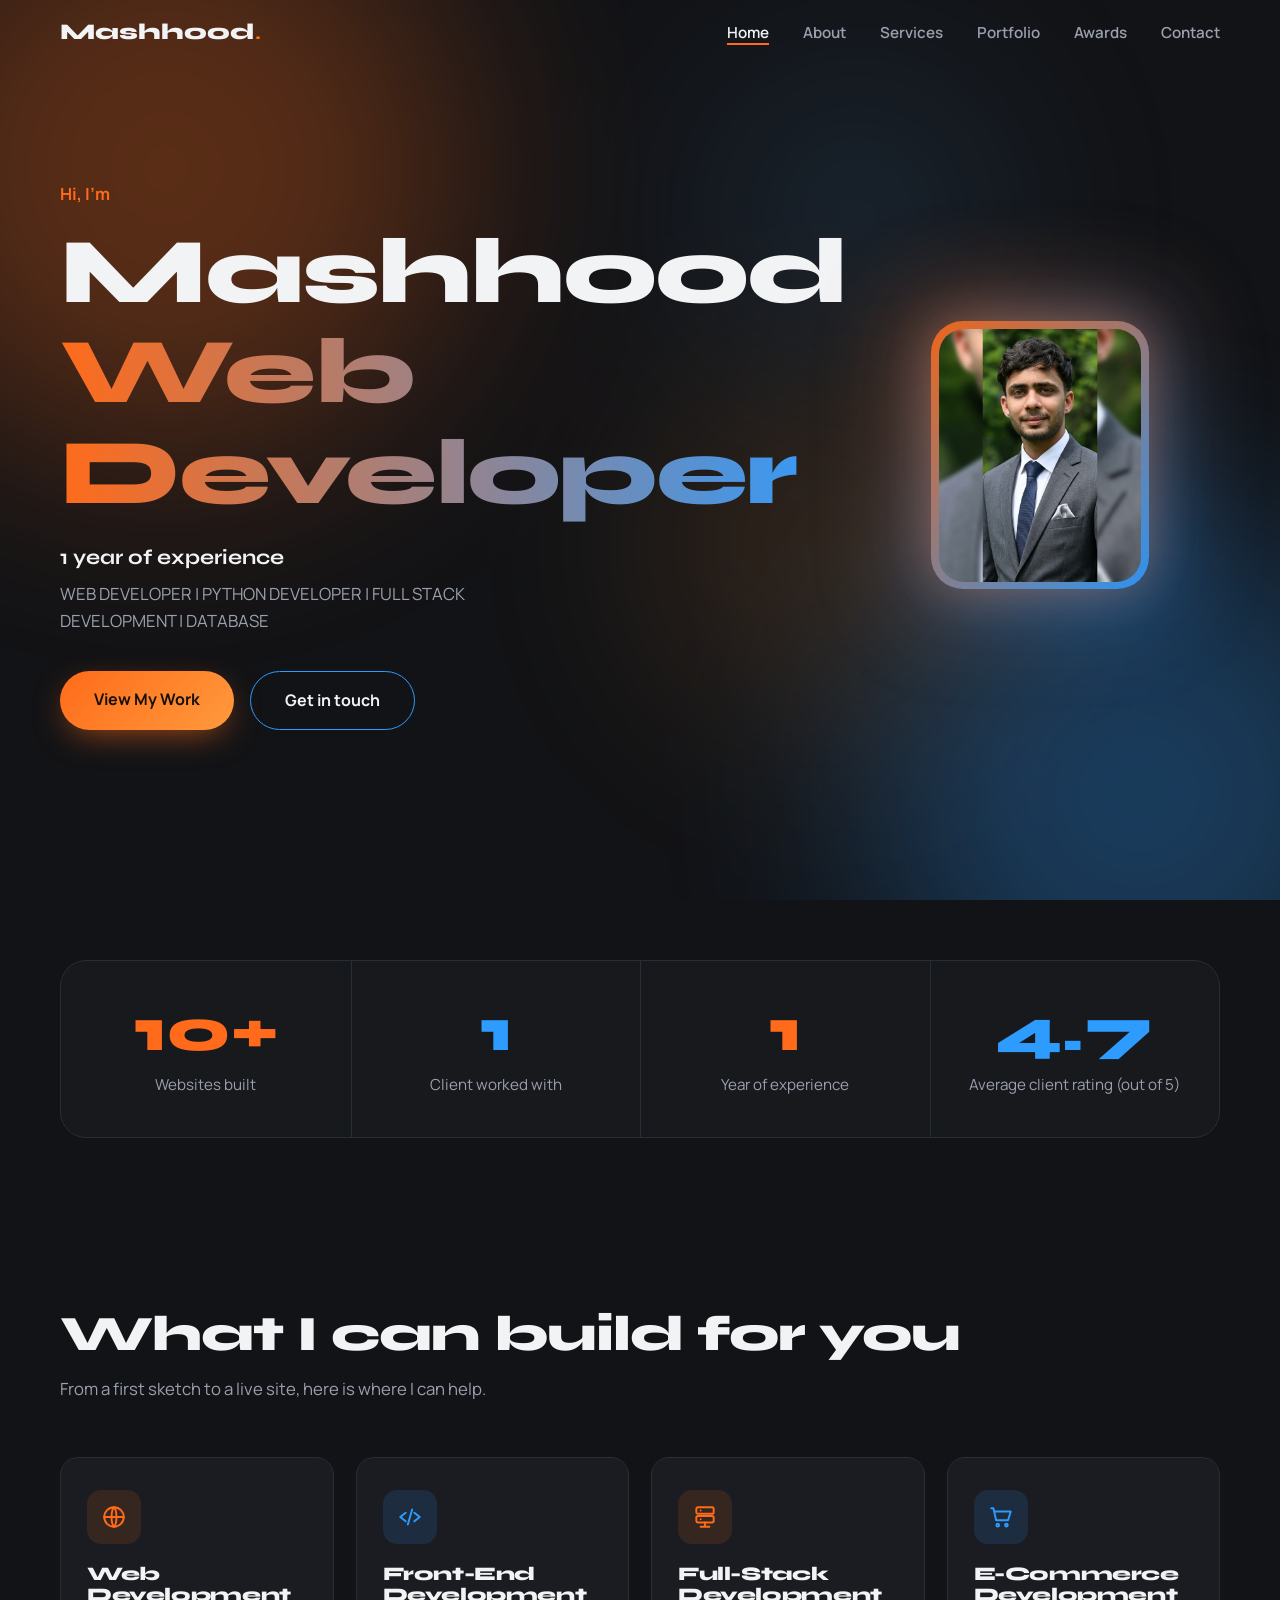
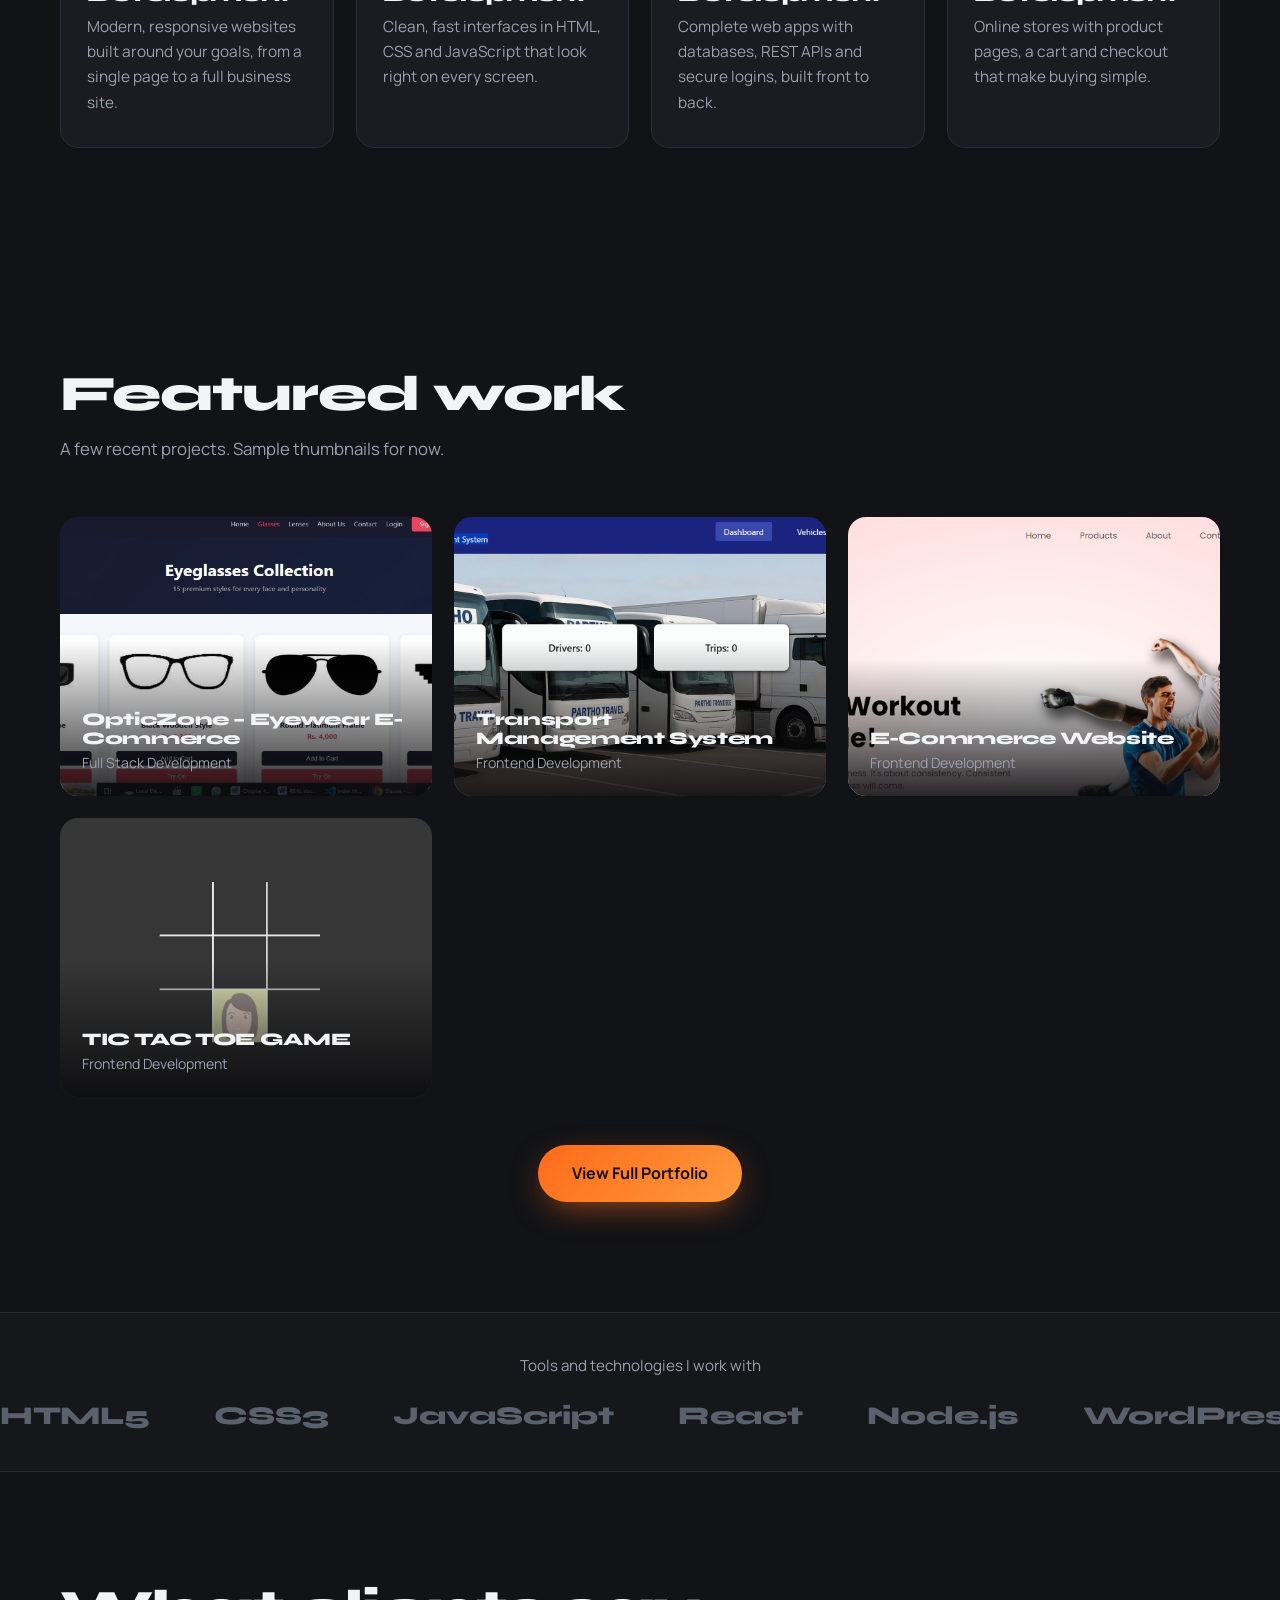
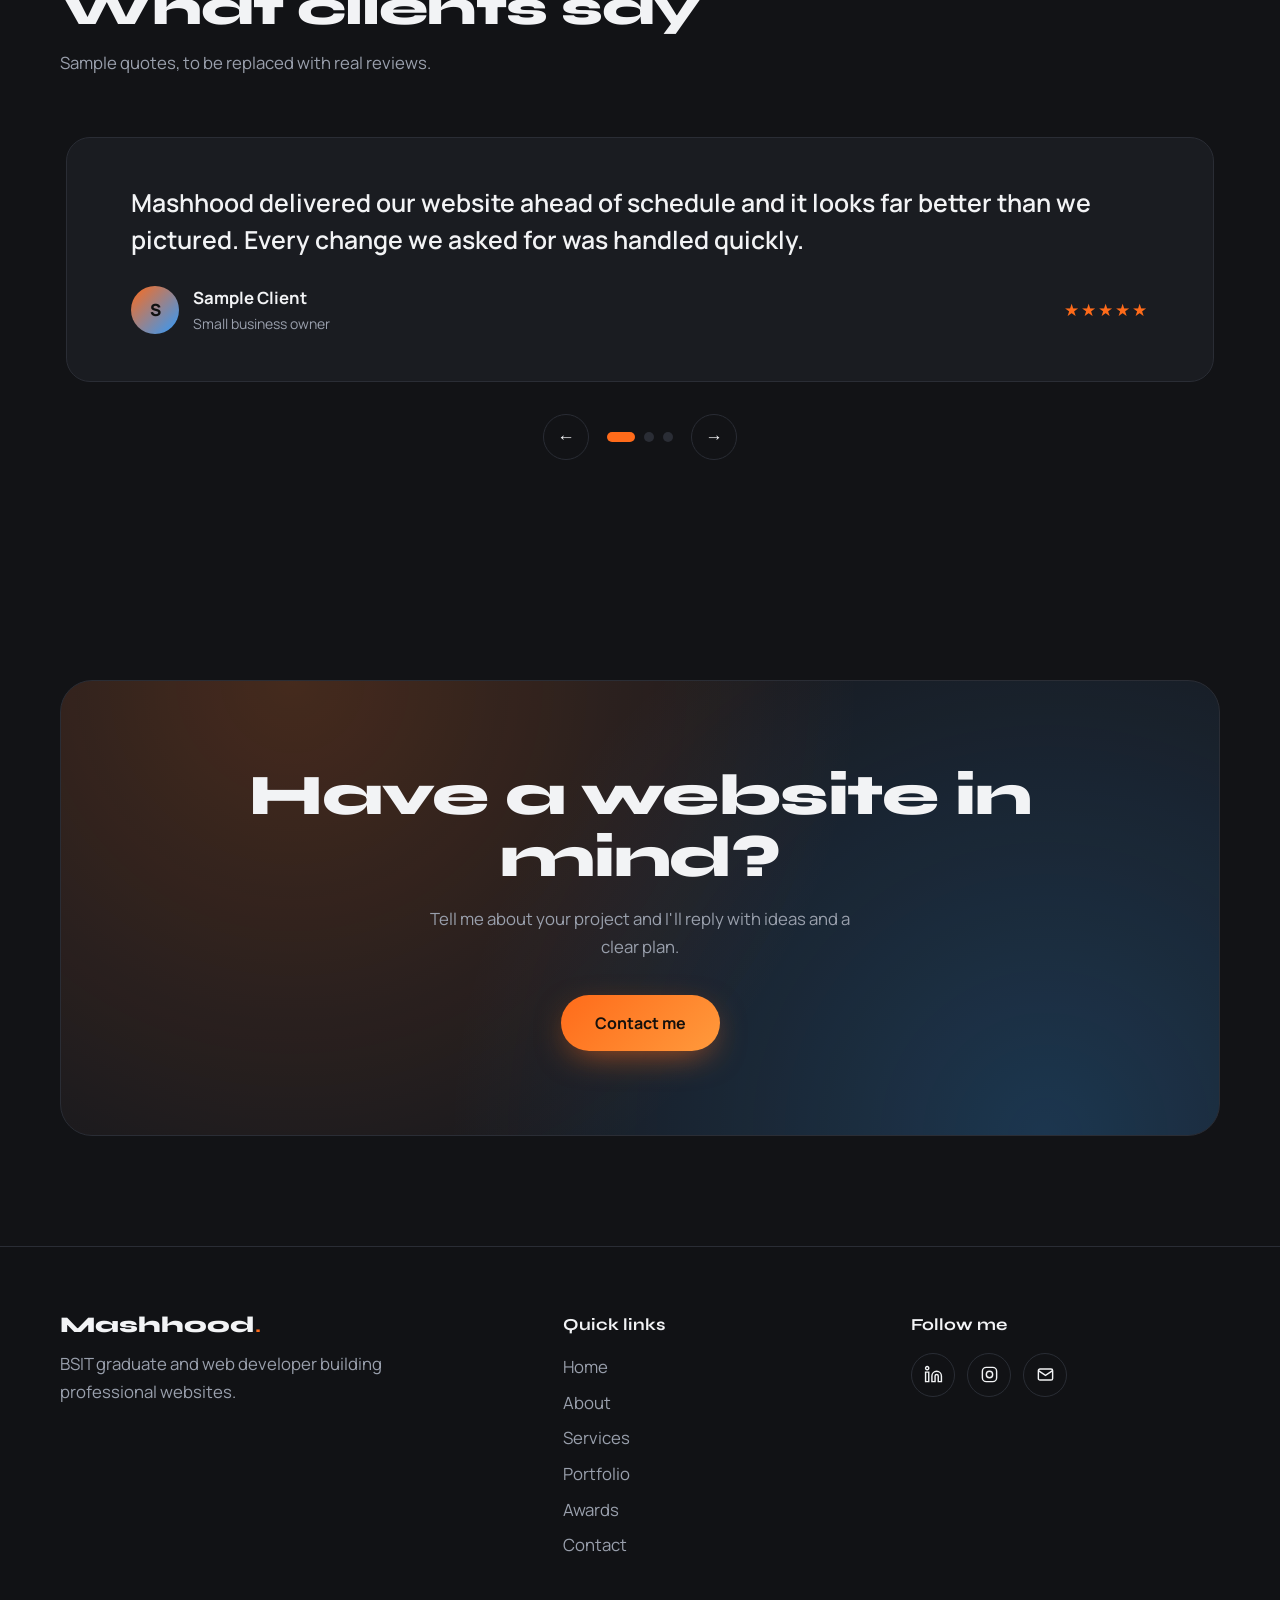
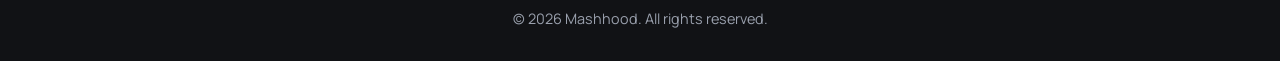
<file: index.html>
<!DOCTYPE html>
<html lang="en"><head><meta charset="utf-8"><meta name="viewport" content="width=device-width,initial-scale=1">
<title>Mashhood | Web Developer</title>
<meta name="description" content="Mashhood, BSIT graduate and web developer building professional websites.">
<link rel="preconnect" href="https://fonts.googleapis.com"><link rel="preconnect" href="https://fonts.gstatic.com" crossorigin>
<link href="https://fonts.googleapis.com/css2?family=Manrope:wght@400;600;700&family=Syne:wght@700;800&display=swap" rel="stylesheet">
<link rel="stylesheet" href="css/style.css"><link rel="stylesheet" href="css/home.css"><script src="js/site.js"></script></head>
<body>
<div class="glow" aria-hidden="true"><i></i><i></i><i></i><i></i></div>
<header class="nav"><div class="wrap"><a class="logo" href="index.html">Mashhood<b>.</b></a>
<button class="burger" aria-label="Menu">&#9776;</button>
<ul class="menu"><li><a class="active" href="index.html">Home</a></li><li><a href="about.html">About</a></li><li><a href="services.html">Services</a></li><li><a href="portfolio.html">Portfolio</a></li><li><a href="awards.html">Awards</a></li><li><a href="contact.html">Contact</a></li></ul></div></header>
<main>
<section class="hero"><div class="wrap">
<div class="hero-copy"><p class="hello">Hi, I'm</p><h1>Mashhood<span>Web Developer</span></h1>
<p class="role">1 year of experience</p>
<p class="tag">BSIT Graduate &amp; Web Developer | Skilled in Designing and Developing Professional Websites</p>
<div class="hero-btns"><a class="btn btn-primary" href="portfolio.html">View My Work</a><a class="btn btn-ghost" href="contact.html">Get in touch</a></div></div>
<div class="photo"><div class="frame"><img src="assets/placeholder-headshot.svg" alt="Portrait of Mashhood (placeholder)"></div></div>
</div></section>
<section class="stats"><div class="wrap"><div class="stat-grid"><div class="stat reveal" style="--i:0"><div class="num" data-to="10" data-dec="0" data-suf="+">0</div><p>Websites built</p></div><div class="stat reveal" style="--i:1"><div class="num" data-to="1" data-dec="0" data-suf="">0</div><p>Client worked with</p></div><div class="stat reveal" style="--i:2"><div class="num" data-to="1" data-dec="0" data-suf="">0</div><p>Year of experience</p></div><div class="stat reveal" style="--i:3"><div class="num" data-to="4.9" data-dec="1" data-suf="">0</div><p>Average client rating (out of 5)</p></div></div></div></section>
<section><div class="wrap"><h2 class="sec-title reveal">What I can build for you</h2><p class="sec-sub reveal">From a first sketch to a live site, here is where I can help.</p><div class="svc-grid"><article class="svc reveal" style="--i:0"><div class="ico"><svg viewBox="0 0 24 24"><rect x="3" y="4" width="18" height="14" rx="2"/><path d="M3 9h18M8 21h8"/></svg></div><h3>Website design</h3><p>Clean, modern layouts shaped around your brand.</p></article><article class="svc reveal" style="--i:1"><div class="ico"><svg viewBox="0 0 24 24"><path d="M8 8l-5 4 5 4M16 8l5 4-5 4M14 5l-4 14"/></svg></div><h3>Frontend development</h3><p>Fast, responsive pages built with HTML, CSS and JavaScript.</p></article><article class="svc reveal" style="--i:2"><div class="ico"><svg viewBox="0 0 24 24"><rect x="3" y="7" width="18" height="13" rx="2"/><path d="M9 7V4h6v3M3 13h18"/></svg></div><h3>Business websites</h3><p>Sites that present your services and bring in customers.</p></article><article class="svc reveal" style="--i:3"><div class="ico"><svg viewBox="0 0 24 24"><path d="M12 3v12M7 8l5-5 5 5M4 21h16"/></svg></div><h3>Website upgrades</h3><p>Speed, mobile fixes and a fresh look for existing sites.</p></article></div></div></section>
<section><div class="wrap"><h2 class="sec-title reveal">Featured work</h2><p class="sec-sub reveal">A few recent projects. Sample thumbnails for now.</p><div class="work-grid"><a class="proj reveal" style="--i:0" href="portfolio.html"><div class="art a1"></div><div class="cap"><h3>Studio Landing Page</h3><span>Business website</span></div></a><a class="proj reveal" style="--i:1" href="portfolio.html"><div class="art a2"></div><div class="cap"><h3>Cafe Menu Site</h3><span>Restaurant</span></div></a><a class="proj reveal" style="--i:2" href="portfolio.html"><div class="art a3"></div><div class="cap"><h3>Fitness Coach Site</h3><span>Personal brand</span></div></a><a class="proj reveal" style="--i:0" href="portfolio.html"><div class="art a4"></div><div class="cap"><h3>Online Store Demo</h3><span>E-commerce</span></div></a><a class="proj reveal" style="--i:1" href="portfolio.html"><div class="art a5"></div><div class="cap"><h3>Agency Showcase</h3><span>Portfolio</span></div></a><a class="proj reveal" style="--i:2" href="portfolio.html"><div class="art a6"></div><div class="cap"><h3>Clinic Booking Page</h3><span>Healthcare</span></div></a></div><div class="work-cta reveal"><a class="btn btn-primary" href="portfolio.html">View Full Portfolio</a></div></div></section>
<div class="tools reveal"><p>Tools and technologies I work with</p><div class="track"><span>HTML5</span><span>CSS3</span><span>JavaScript</span><span>React</span><span>Node.js</span><span>WordPress</span><span>Figma</span><span>Git</span><span>Tailwind</span><span>Bootstrap</span><span>PHP</span><span>MySQL</span></div></div>
<section><div class="wrap"><h2 class="sec-title reveal">What clients say</h2><p class="sec-sub reveal">Sample quotes, to be replaced with real reviews.</p>
<div class="reveal"><div class="slider"><div class="slides"><div class="slide"><div class="quote"><q>Mashhood delivered our website ahead of schedule and it looks far better than we pictured. Every change we asked for was handled quickly.</q><div class="who"><div class="av">S</div><div><strong>Sample Client</strong><small>Small business owner</small></div><span class="stars" aria-label="5 out of 5">★★★★★</span></div></div></div><div class="slide"><div class="quote"><q>Clear communication, sharp design and a site that loads fast. We get compliments from customers on it all the time.</q><div class="who"><div class="av">A</div><div><strong>Sample Client</strong><small>Startup founder</small></div><span class="stars" aria-label="5 out of 5">★★★★★</span></div></div></div><div class="slide"><div class="quote"><q>He listened to what we needed, then built it cleanly. Working with him was easy from the first call to launch.</q><div class="who"><div class="av">R</div><div><strong>Sample Client</strong><small>Marketing manager</small></div><span class="stars" aria-label="5 out of 5">★★★★★</span></div></div></div></div></div>
<div class="ctrl"><button class="prev" aria-label="Previous">&#8592;</button><div class="dots"></div><button class="next" aria-label="Next">&#8594;</button></div></div></div></section>
<section class="cta"><div class="wrap"><div class="cta-box reveal"><h2>Have a website in mind?</h2><p>Tell me about your project and I'll reply with ideas and a clear plan.</p><a class="btn btn-primary" href="contact.html">Contact me</a></div></div></section>
</main>
<footer><div class="wrap"><div class="foot">
<div><a class="logo" href="index.html">Mashhood<b>.</b></a><p>BSIT graduate and web developer building professional websites.</p></div>
<div><h4>Quick links</h4><ul><li><a href="index.html">Home</a></li><li><a href="about.html">About</a></li><li><a href="services.html">Services</a></li><li><a href="portfolio.html">Portfolio</a></li><li><a href="awards.html">Awards</a></li><li><a href="contact.html">Contact</a></li></ul></div>
<div><h4>Follow me</h4><div class="social"><a href="https://www.linkedin.com/in/mashhood-nadeem-184001420/?isSelfProfile=true" target="_blank" rel="noopener noreferrer" aria-label="LinkedIn"><svg viewBox="0 0 24 24"><path d="M16 8a6 6 0 0 1 6 6v7h-4v-7a2 2 0 0 0-4 0v7h-4v-7a6 6 0 0 1 6-6zM2 9h4v12H2zM4 2a2 2 0 1 1 0 4 2 2 0 0 1 0-4z"/></svg></a><a href="https://www.instagram.com/mashhood__n/?hl=en" target="_blank" rel="noopener noreferrer" aria-label="Instagram"><svg viewBox="0 0 24 24"><rect x="3" y="3" width="18" height="18" rx="5"/><circle cx="12" cy="12" r="4"/><path d="M17.5 6.5h.01"/></svg></a><a href="mailto:mashhoodnadeem@gmail.com" aria-label="Email"><svg viewBox="0 0 24 24"><rect x="3" y="5" width="18" height="14" rx="2"/><path d="M3 7l9 6 9-6"/></svg></a></div></div></div>
<p class="copy">&copy; 2026 Mashhood. All rights reserved.</p></div></footer>
<script src="js/common.js"></script><script src="js/home.js"></script></body></html>
</file>
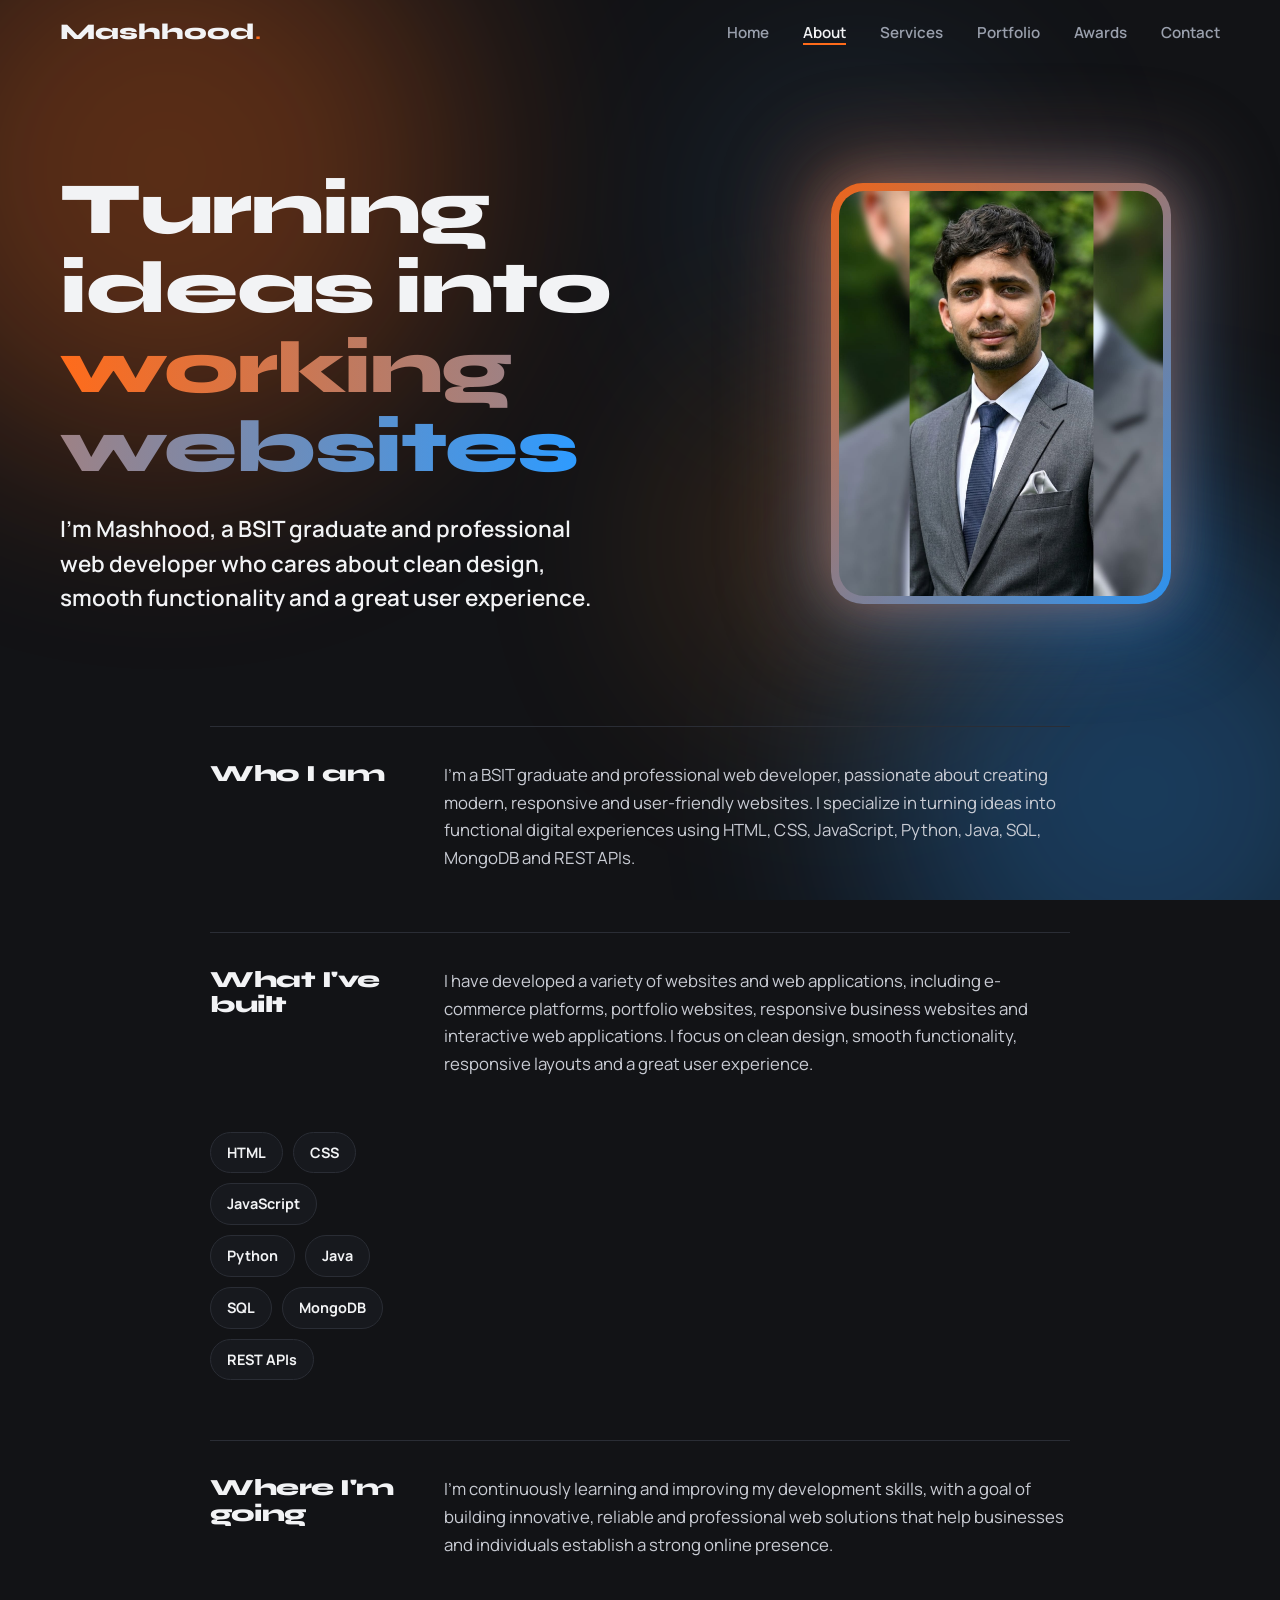
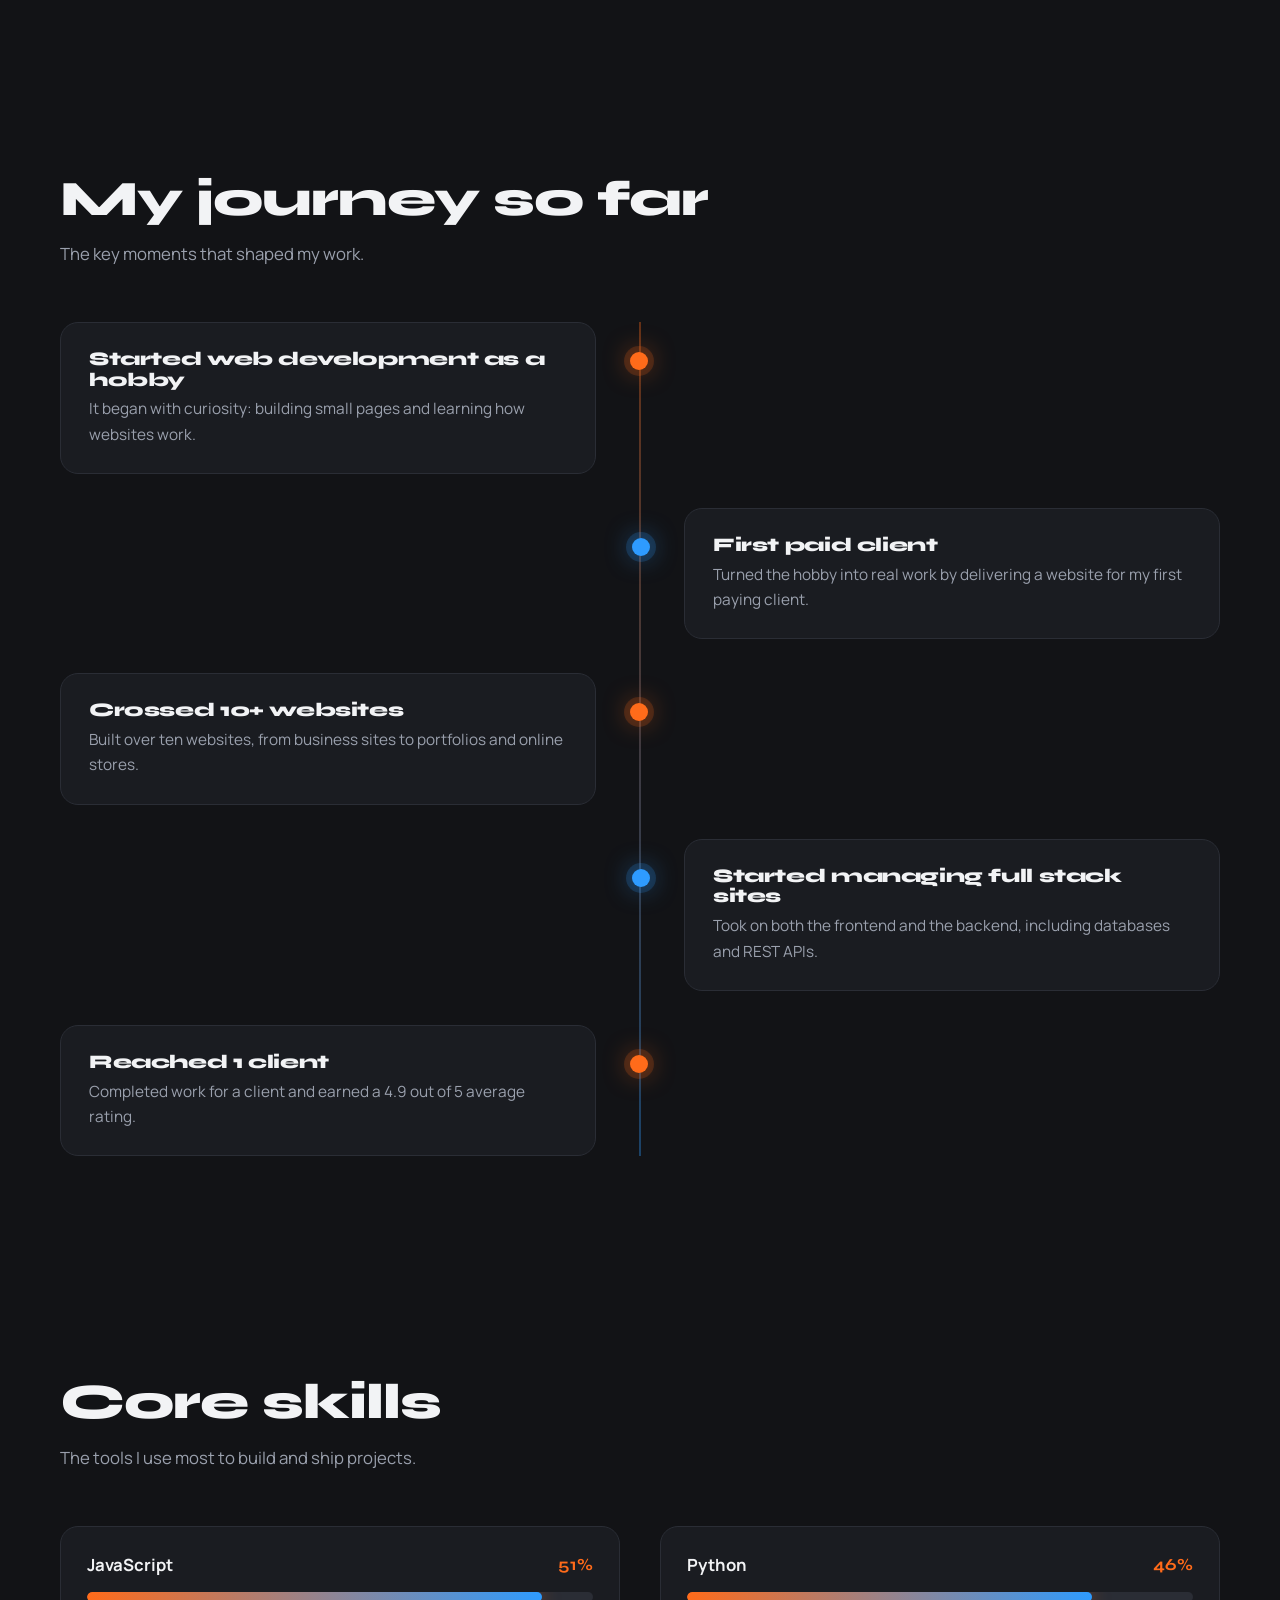
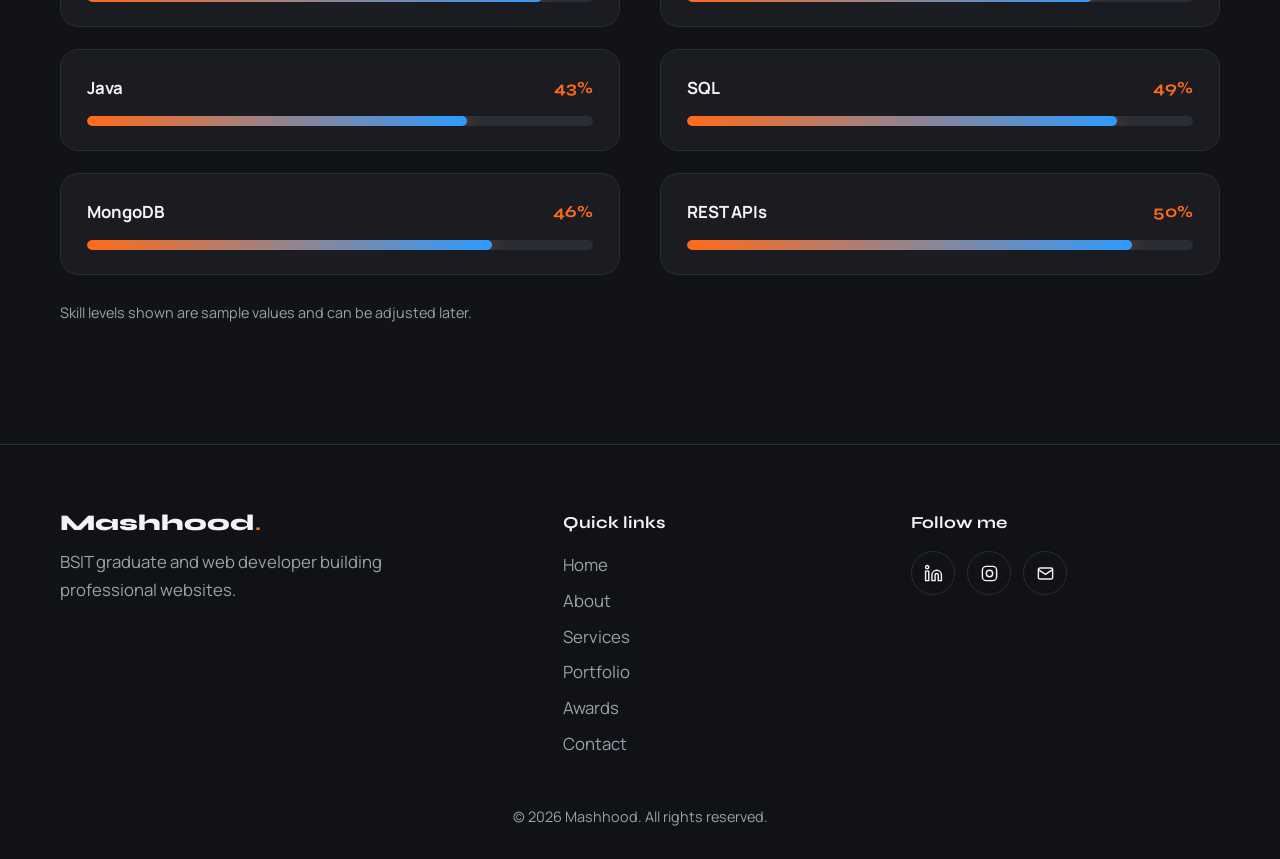
<file: about.html>
<!DOCTYPE html>
<html lang="en"><head><meta charset="utf-8"><meta name="viewport" content="width=device-width,initial-scale=1">
<title>About | Mashhood</title>
<meta name="description" content="About Mashhood: BSIT graduate and web developer, his story, milestones and skills.">
<link rel="preconnect" href="https://fonts.googleapis.com"><link rel="preconnect" href="https://fonts.gstatic.com" crossorigin>
<link href="https://fonts.googleapis.com/css2?family=Manrope:wght@400;600;700&family=Syne:wght@700;800&display=swap" rel="stylesheet">
<link rel="stylesheet" href="css/style.css"><link rel="stylesheet" href="css/about.css"><script src="js/site.js"></script></head>
<body>
<div class="glow" aria-hidden="true"><i></i><i></i><i></i><i></i></div>
<header class="nav"><div class="wrap"><a class="logo" href="index.html">Mashhood<b>.</b></a>
<button class="burger" aria-label="Menu">&#9776;</button>
<ul class="menu"><li><a href="index.html">Home</a></li><li><a class="active" href="about.html">About</a></li><li><a href="services.html">Services</a></li><li><a href="portfolio.html">Portfolio</a></li><li><a href="awards.html">Awards</a></li><li><a href="contact.html">Contact</a></li></ul></div></header>
<main>
<section class="a-hero"><div class="wrap">
<div class="copy-in"><h1>Turning ideas into <span>working websites</span></h1>
<p class="lead">I'm Mashhood, a BSIT graduate and professional web developer who cares about clean design, smooth functionality and a great user experience.</p></div>
<div class="photo"><div class="frame"><img src="assets/placeholder-headshot.svg" alt="Portrait of Mashhood (placeholder)"></div></div>
</div></section>
<section class="story"><div class="wrap">
<div class="chap reveal"><h2>Who I am</h2><p>I'm a BSIT graduate and professional web developer, passionate about creating modern, responsive and user-friendly websites. I specialize in turning ideas into functional digital experiences using HTML, CSS, JavaScript, Python, Java, SQL, MongoDB and REST APIs.</p></div>
<div class="chap reveal"><h2>What I've built</h2><p>I have developed a variety of websites and web applications, including e-commerce platforms, portfolio websites, responsive business websites and interactive web applications. I focus on clean design, smooth functionality, responsive layouts and a great user experience.</p><div class="chips"><span>HTML</span><span>CSS</span><span>JavaScript</span><span>Python</span><span>Java</span><span>SQL</span><span>MongoDB</span><span>REST APIs</span></div></div>
<div class="chap reveal"><h2>Where I'm going</h2><p>I'm continuously learning and improving my development skills, with a goal of building innovative, reliable and professional web solutions that help businesses and individuals establish a strong online presence.</p></div>
</div></section>
<section><div class="wrap"><h2 class="sec-title reveal">My journey so far</h2><p class="sec-sub reveal">The key moments that shaped my work.</p><div class="tl"><div class="ms reveal"><span class="dot"></span><div class="box"><h3>Started web development as a hobby</h3><p>It began with curiosity: building small pages and learning how websites work.</p></div></div><div class="ms reveal"><span class="dot"></span><div class="box"><h3>First paid client</h3><p>Turned the hobby into real work by delivering a website for my first paying client.</p></div></div><div class="ms reveal"><span class="dot"></span><div class="box"><h3>Crossed 10+ websites</h3><p>Built over ten websites, from business sites to portfolios and online stores.</p></div></div><div class="ms reveal"><span class="dot"></span><div class="box"><h3>Started managing full stack sites</h3><p>Took on both the frontend and the backend, including databases and REST APIs.</p></div></div><div class="ms reveal"><span class="dot"></span><div class="box"><h3>Reached 1 client</h3><p>Completed work for a client and earned a 4.9 out of 5 average rating.</p></div></div></div></div></section>
<section class="tail"><div class="wrap"><h2 class="sec-title reveal">Core skills</h2><p class="sec-sub reveal">The tools I use most to build and ship projects.</p><div class="skills"><div class="sk reveal" style="--i:0"><div class="sk-top"><span>JavaScript</span><b>0%</b></div><div class="bar"><div class="fill" data-to="90"></div></div></div><div class="sk reveal" style="--i:1"><div class="sk-top"><span>Python</span><b>0%</b></div><div class="bar"><div class="fill" data-to="80"></div></div></div><div class="sk reveal" style="--i:0"><div class="sk-top"><span>Java</span><b>0%</b></div><div class="bar"><div class="fill" data-to="75"></div></div></div><div class="sk reveal" style="--i:1"><div class="sk-top"><span>SQL</span><b>0%</b></div><div class="bar"><div class="fill" data-to="85"></div></div></div><div class="sk reveal" style="--i:0"><div class="sk-top"><span>MongoDB</span><b>0%</b></div><div class="bar"><div class="fill" data-to="80"></div></div></div><div class="sk reveal" style="--i:1"><div class="sk-top"><span>REST APIs</span><b>0%</b></div><div class="bar"><div class="fill" data-to="88"></div></div></div></div><p class="note reveal">Skill levels shown are sample values and can be adjusted later.</p></div></section>
</main>
<footer><div class="wrap"><div class="foot">
<div><a class="logo" href="index.html">Mashhood<b>.</b></a><p>BSIT graduate and web developer building professional websites.</p></div>
<div><h4>Quick links</h4><ul><li><a href="index.html">Home</a></li><li><a href="about.html">About</a></li><li><a href="services.html">Services</a></li><li><a href="portfolio.html">Portfolio</a></li><li><a href="awards.html">Awards</a></li><li><a href="contact.html">Contact</a></li></ul></div>
<div><h4>Follow me</h4><div class="social"><a href="https://www.linkedin.com/in/mashhood-nadeem-184001420/?isSelfProfile=true" target="_blank" rel="noopener noreferrer" aria-label="LinkedIn"><svg viewBox="0 0 24 24"><path d="M16 8a6 6 0 0 1 6 6v7h-4v-7a2 2 0 0 0-4 0v7h-4v-7a6 6 0 0 1 6-6zM2 9h4v12H2zM4 2a2 2 0 1 1 0 4 2 2 0 0 1 0-4z"/></svg></a><a href="https://www.instagram.com/mashhood__n/?hl=en" target="_blank" rel="noopener noreferrer" aria-label="Instagram"><svg viewBox="0 0 24 24"><rect x="3" y="3" width="18" height="18" rx="5"/><circle cx="12" cy="12" r="4"/><path d="M17.5 6.5h.01"/></svg></a><a href="mailto:mashhoodnadeem@gmail.com" aria-label="Email"><svg viewBox="0 0 24 24"><rect x="3" y="5" width="18" height="14" rx="2"/><path d="M3 7l9 6 9-6"/></svg></a></div></div></div>
<p class="copy">&copy; 2026 Mashhood. All rights reserved.</p></div></footer>
<script src="js/common.js"></script><script src="js/about.js"></script></body></html>
</file>
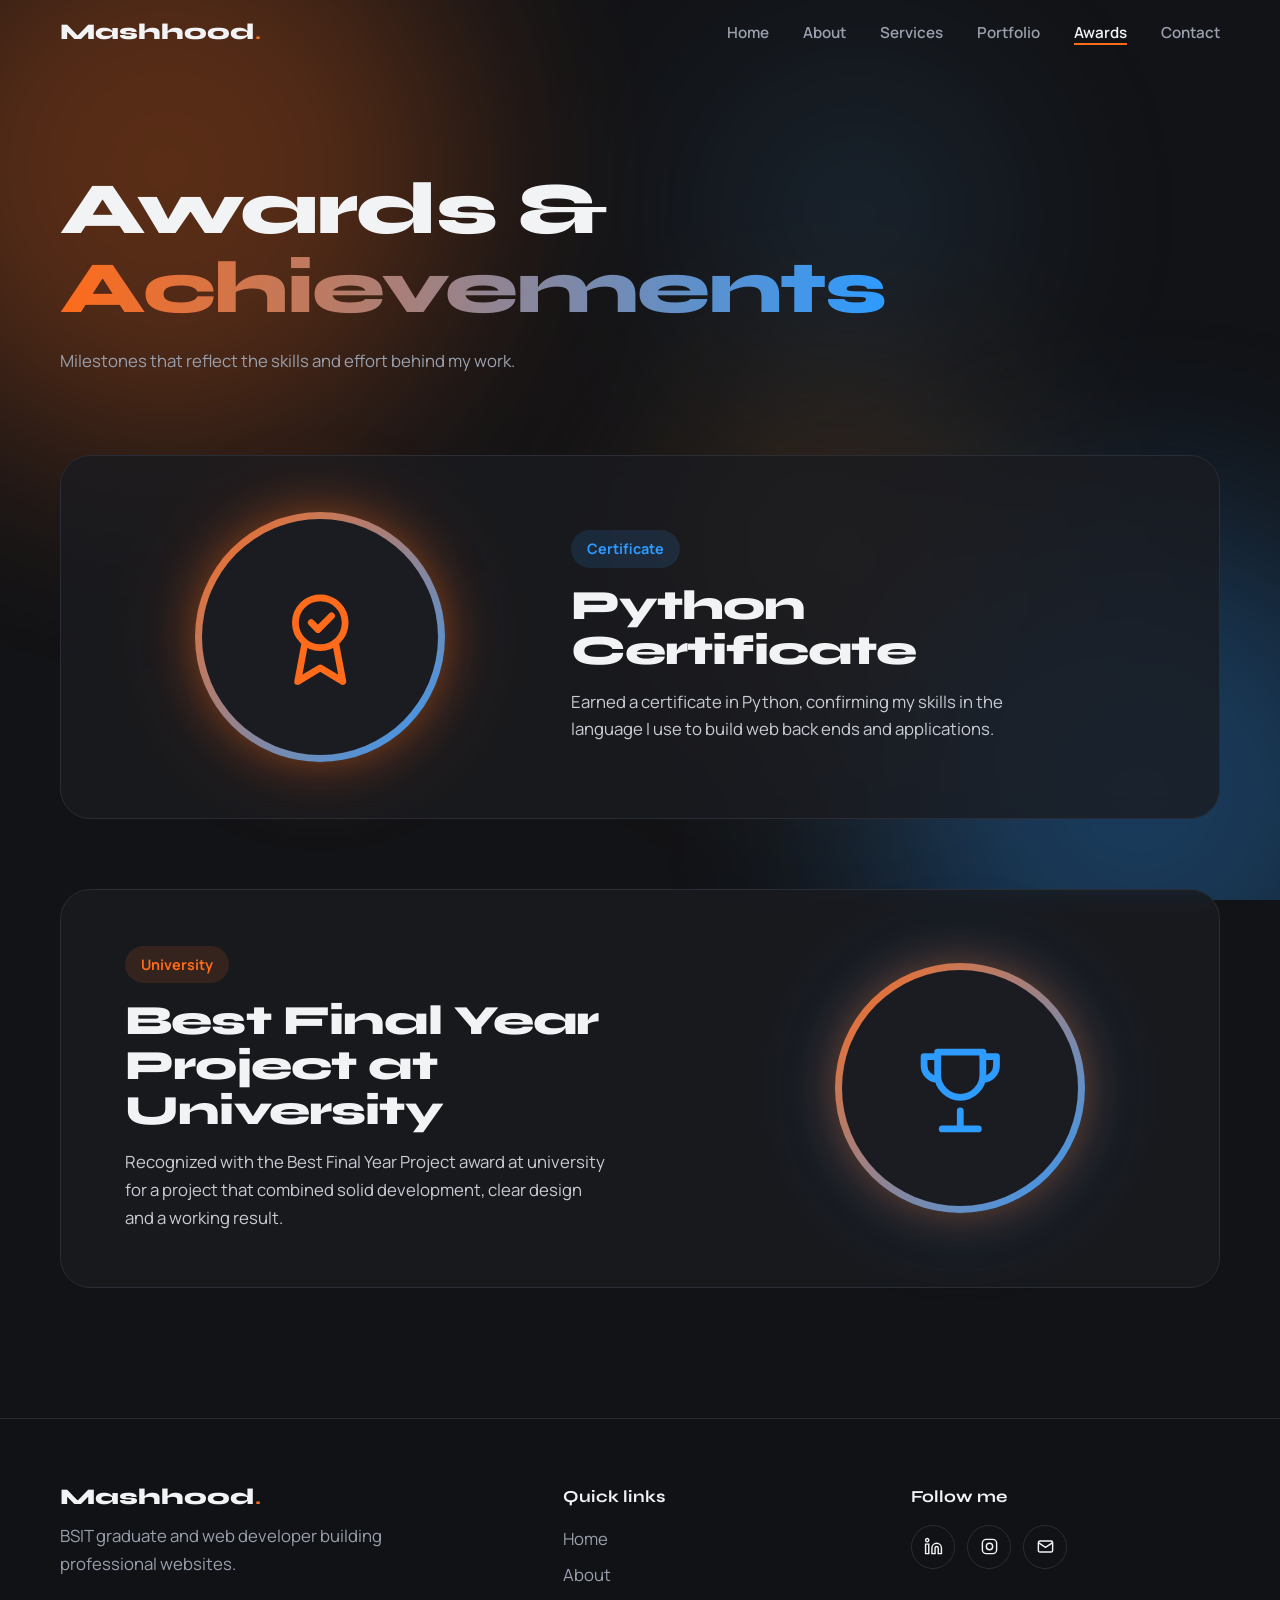
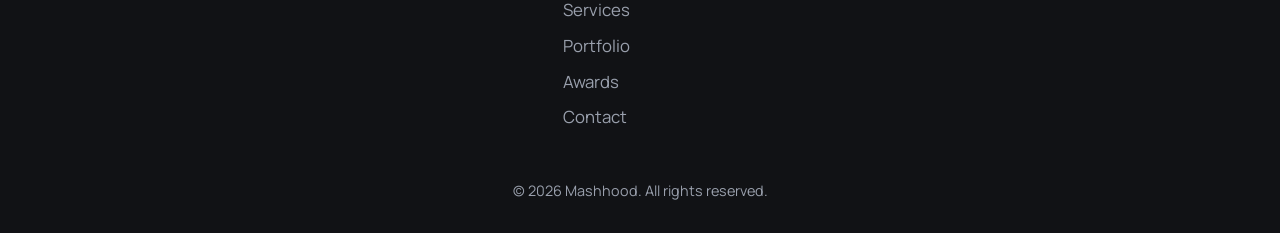
<file: awards.html>
<!DOCTYPE html>
<html lang="en"><head><meta charset="utf-8"><meta name="viewport" content="width=device-width,initial-scale=1">
<title>Awards and Achievements | Mashhood</title>
<meta name="description" content="Awards and achievements of Mashhood, including a Python certificate and Best Final Year Project.">
<link rel="preconnect" href="https://fonts.googleapis.com"><link rel="preconnect" href="https://fonts.gstatic.com" crossorigin>
<link href="https://fonts.googleapis.com/css2?family=Manrope:wght@400;600;700&family=Syne:wght@700;800&display=swap" rel="stylesheet">
<link rel="stylesheet" href="css/style.css"><link rel="stylesheet" href="css/awards.css"><script src="js/site.js"></script></head>
<body>
<div class="glow" aria-hidden="true"><i></i><i></i><i></i><i></i></div>
<header class="nav"><div class="wrap"><a class="logo" href="index.html">Mashhood<b>.</b></a>
<button class="burger" aria-label="Menu">&#9776;</button>
<ul class="menu"><li><a href="index.html">Home</a></li><li><a href="about.html">About</a></li><li><a href="services.html">Services</a></li><li><a href="portfolio.html">Portfolio</a></li><li><a class="active" href="awards.html">Awards</a></li><li><a href="contact.html">Contact</a></li></ul></div></header>
<main>
<section class="w-hero"><div class="wrap"><h1>Awards &amp; <span>Achievements</span></h1><p>Milestones that reflect the skills and effort behind my work.</p></div></section>
<section class="awards"><div class="wrap"><article class="ach reveal"><div class="medal"><div class="ring"><div><svg viewBox="0 0 24 24"><circle cx="12" cy="9" r="5.5"/><path d="M8.5 14L7 22l5-3 5 3-1.5-8"/><path d="M10 9l1.5 1.5L14.5 7.5"/></svg></div></div></div><div><span class="tag">Certificate</span><h2>Python Certificate</h2><p>Earned a certificate in Python, confirming my skills in the language I use to build web back ends and applications.</p></div></article><article class="ach reveal"><div class="medal"><div class="ring"><div><svg viewBox="0 0 24 24"><path d="M8 21h8M12 17v4M7 4h10v5a5 5 0 0 1-10 0z"/><path d="M17 5h3v2a3 3 0 0 1-3 3M7 5H4v2a3 3 0 0 0 3 3"/></svg></div></div></div><div><span class="tag">University</span><h2>Best Final Year Project at University</h2><p>Recognized with the Best Final Year Project award at university for a project that combined solid development, clear design and a working result.</p></div></article></div></section>
</main>
<footer><div class="wrap"><div class="foot">
<div><a class="logo" href="index.html">Mashhood<b>.</b></a><p>BSIT graduate and web developer building professional websites.</p></div>
<div><h4>Quick links</h4><ul><li><a href="index.html">Home</a></li><li><a href="about.html">About</a></li><li><a href="services.html">Services</a></li><li><a href="portfolio.html">Portfolio</a></li><li><a href="awards.html">Awards</a></li><li><a href="contact.html">Contact</a></li></ul></div>
<div><h4>Follow me</h4><div class="social"><a href="https://www.linkedin.com/in/mashhood-nadeem-184001420/?isSelfProfile=true" target="_blank" rel="noopener noreferrer" aria-label="LinkedIn"><svg viewBox="0 0 24 24"><path d="M16 8a6 6 0 0 1 6 6v7h-4v-7a2 2 0 0 0-4 0v7h-4v-7a6 6 0 0 1 6-6zM2 9h4v12H2zM4 2a2 2 0 1 1 0 4 2 2 0 0 1 0-4z"/></svg></a><a href="https://www.instagram.com/mashhood__n/?hl=en" target="_blank" rel="noopener noreferrer" aria-label="Instagram"><svg viewBox="0 0 24 24"><rect x="3" y="3" width="18" height="18" rx="5"/><circle cx="12" cy="12" r="4"/><path d="M17.5 6.5h.01"/></svg></a><a href="mailto:mashhoodnadeem@gmail.com" aria-label="Email"><svg viewBox="0 0 24 24"><rect x="3" y="5" width="18" height="14" rx="2"/><path d="M3 7l9 6 9-6"/></svg></a></div></div></div>
<p class="copy">&copy; 2026 Mashhood. All rights reserved.</p></div></footer>
<script src="js/common.js"></script></body></html>
</file>
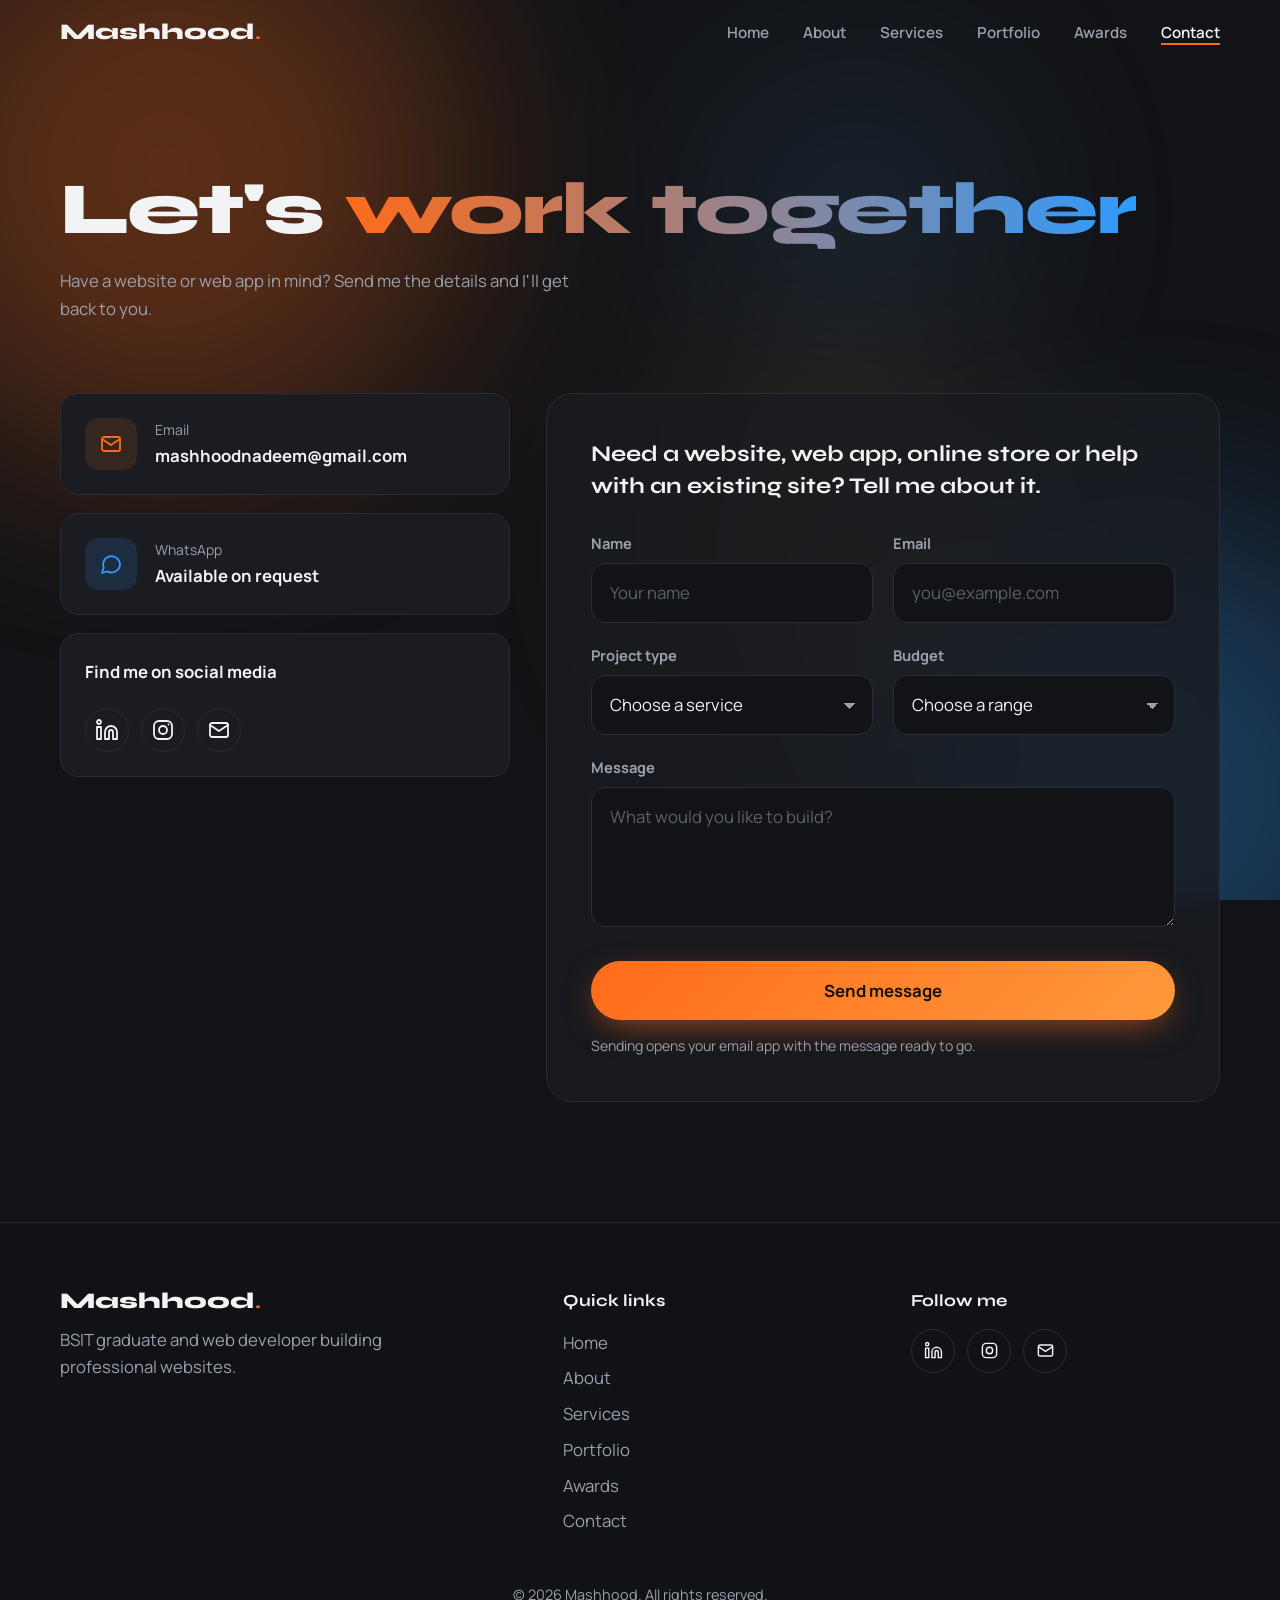
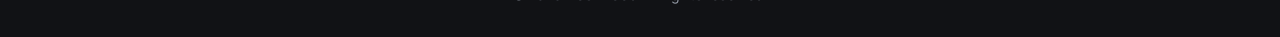
<file: contact.html>
<!DOCTYPE html>
<html lang="en"><head><meta charset="utf-8"><meta name="viewport" content="width=device-width,initial-scale=1">
<title>Contact | Mashhood</title>
<meta name="description" content="Contact Mashhood about web development, full-stack, e-commerce and website maintenance projects.">
<link rel="preconnect" href="https://fonts.googleapis.com"><link rel="preconnect" href="https://fonts.gstatic.com" crossorigin>
<link href="https://fonts.googleapis.com/css2?family=Manrope:wght@400;600;700&family=Syne:wght@700;800&display=swap" rel="stylesheet">
<link rel="stylesheet" href="css/style.css"><link rel="stylesheet" href="css/contact.css"><script src="js/site.js"></script></head>
<body>
<div class="glow" aria-hidden="true"><i></i><i></i><i></i><i></i></div>
<header class="nav"><div class="wrap"><a class="logo" href="index.html">Mashhood<b>.</b></a>
<button class="burger" aria-label="Menu">&#9776;</button>
<ul class="menu"><li><a href="index.html">Home</a></li><li><a href="about.html">About</a></li><li><a href="services.html">Services</a></li><li><a href="portfolio.html">Portfolio</a></li><li><a href="awards.html">Awards</a></li><li><a class="active" href="contact.html">Contact</a></li></ul></div></header>
<main>
<section class="c-hero"><div class="wrap"><h1>Let's <span>work together</span></h1><p>Have a website or web app in mind? Send me the details and I'll get back to you.</p></div></section>
<section class="contact"><div class="wrap">
<div class="info">
<a class="ic reveal" href="mailto:mashhoodnadeem@gmail.com"><div class="ico"><svg viewBox="0 0 24 24"><rect x="3" y="5" width="18" height="14" rx="2"/><path d="M3 7l9 6 9-6"/></svg></div><div><small>Email</small><strong>mashhoodnadeem@gmail.com</strong></div></a>
<div class="ic hov reveal" style="--i:1"><div class="ico"><svg viewBox="0 0 24 24"><path d="M21 12a8.5 8.5 0 0 1-12.6 7.4L3 21l1.6-5.2A8.5 8.5 0 1 1 21 12z"/></svg></div><div><small>WhatsApp</small><strong>Available on request</strong></div></div>
<div class="ic soc reveal" style="--i:2"><p>Find me on social media</p><div class="social"><a href="https://www.linkedin.com/in/mashhood-nadeem-184001420/?isSelfProfile=true" target="_blank" rel="noopener noreferrer" aria-label="LinkedIn"><svg viewBox="0 0 24 24"><path d="M16 8a6 6 0 0 1 6 6v7h-4v-7a2 2 0 0 0-4 0v7h-4v-7a6 6 0 0 1 6-6zM2 9h4v12H2zM4 2a2 2 0 1 1 0 4 2 2 0 0 1 0-4z"/></svg></a><a href="https://www.instagram.com/mashhood__n/?hl=en" target="_blank" rel="noopener noreferrer" aria-label="Instagram"><svg viewBox="0 0 24 24"><rect x="3" y="3" width="18" height="18" rx="5"/><circle cx="12" cy="12" r="4"/><path d="M17.5 6.5h.01"/></svg></a><a href="mailto:mashhoodnadeem@gmail.com" aria-label="Email"><svg viewBox="0 0 24 24"><rect x="3" y="5" width="18" height="14" rx="2"/><path d="M3 7l9 6 9-6"/></svg></a></div></div>
</div>
<form class="form reveal" id="cform" style="--i:1">
<p class="invite">Need a website, web app, online store or help with an existing site? Tell me about it.</p>
<div class="row"><div class="field"><label for="name">Name</label><input id="name" name="name" required placeholder="Your name" autocomplete="name"></div>
<div class="field"><label for="email">Email</label><input id="email" name="email" type="email" required placeholder="you@example.com" autocomplete="email"></div></div>
<div class="row"><div class="field"><label for="type">Project type</label><select id="type" name="type" required><option value="" disabled selected>Choose a service</option><option>Web Development</option><option>Front-End Development</option><option>Full-Stack Development</option><option>E-Commerce Development</option><option>Website Maintenance</option><option>Something else</option></select></div>
<div class="field"><label for="budget">Budget</label><select id="budget" name="budget" required><option value="" disabled selected>Choose a range</option><option>Under $250</option><option>$250 - $500</option><option>$500 - $1,000</option><option>$1,000 - $2,500</option><option>$2,500 and above</option><option>Not sure yet</option></select></div></div>
<div class="field"><label for="message">Message</label><textarea id="message" name="message" required placeholder="What would you like to build?"></textarea></div>
<button class="btn btn-primary send" type="submit">Send message</button>
<p class="ok" role="status"></p>
<p class="fine">Sending opens your email app with the message ready to go.</p>
</form></div></section>
</main>
<footer><div class="wrap"><div class="foot">
<div><a class="logo" href="index.html">Mashhood<b>.</b></a><p>BSIT graduate and web developer building professional websites.</p></div>
<div><h4>Quick links</h4><ul><li><a href="index.html">Home</a></li><li><a href="about.html">About</a></li><li><a href="services.html">Services</a></li><li><a href="portfolio.html">Portfolio</a></li><li><a href="awards.html">Awards</a></li><li><a href="contact.html">Contact</a></li></ul></div>
<div><h4>Follow me</h4><div class="social"><a href="https://www.linkedin.com/in/mashhood-nadeem-184001420/?isSelfProfile=true" target="_blank" rel="noopener noreferrer" aria-label="LinkedIn"><svg viewBox="0 0 24 24"><path d="M16 8a6 6 0 0 1 6 6v7h-4v-7a2 2 0 0 0-4 0v7h-4v-7a6 6 0 0 1 6-6zM2 9h4v12H2zM4 2a2 2 0 1 1 0 4 2 2 0 0 1 0-4z"/></svg></a><a href="https://www.instagram.com/mashhood__n/?hl=en" target="_blank" rel="noopener noreferrer" aria-label="Instagram"><svg viewBox="0 0 24 24"><rect x="3" y="3" width="18" height="18" rx="5"/><circle cx="12" cy="12" r="4"/><path d="M17.5 6.5h.01"/></svg></a><a href="mailto:mashhoodnadeem@gmail.com" aria-label="Email"><svg viewBox="0 0 24 24"><rect x="3" y="5" width="18" height="14" rx="2"/><path d="M3 7l9 6 9-6"/></svg></a></div></div></div>
<p class="copy">&copy; 2026 Mashhood. All rights reserved.</p></div></footer>
<script src="js/common.js"></script><script src="js/contact.js"></script></body></html>
</file>
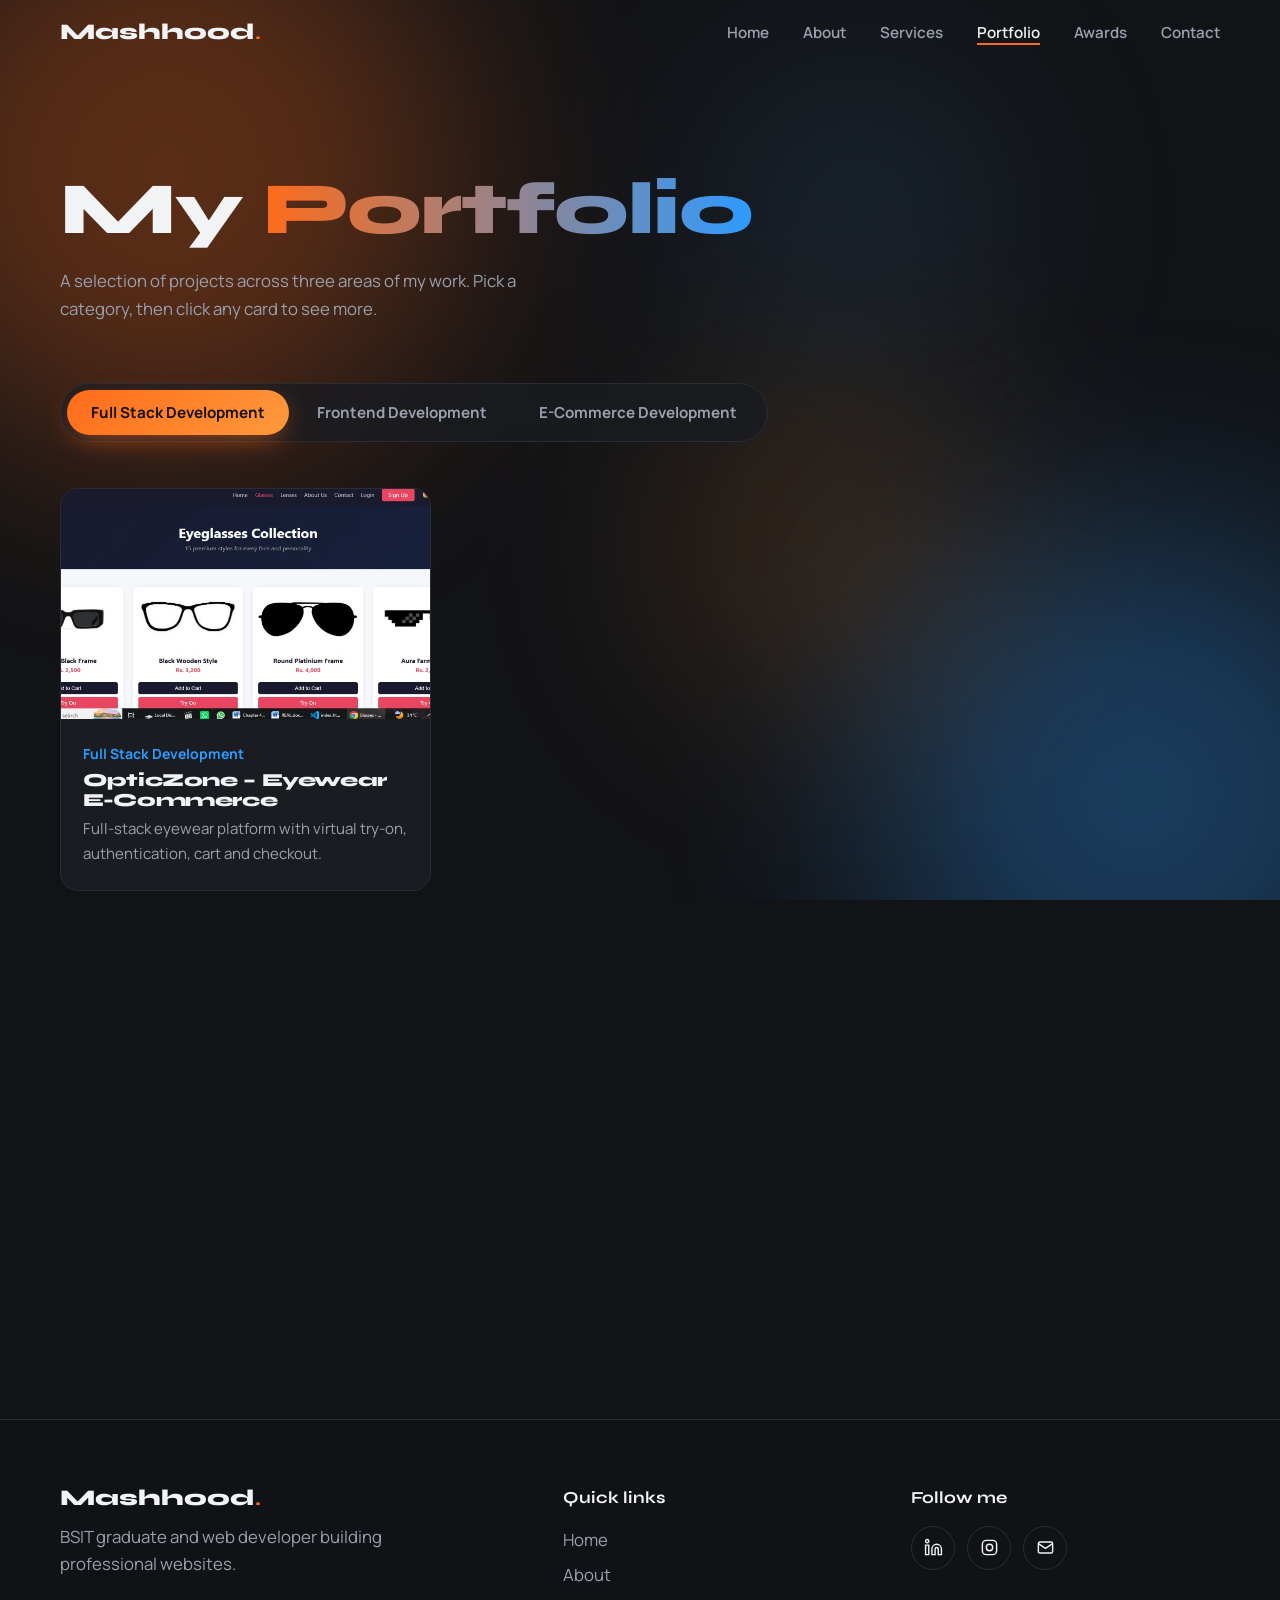
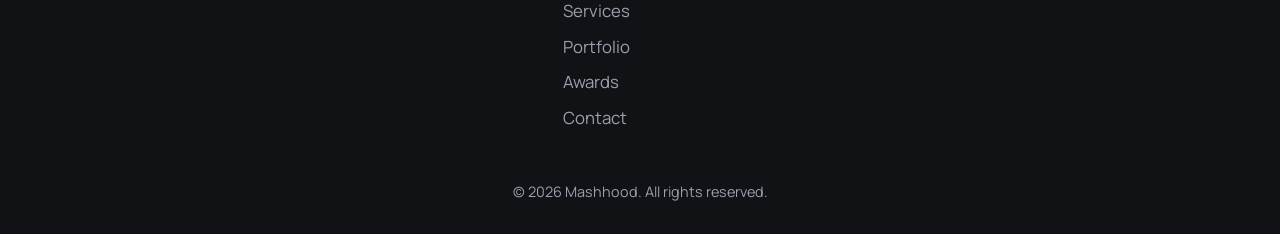
<file: portfolio.html>
<!DOCTYPE html>
<html lang="en"><head><meta charset="utf-8"><meta name="viewport" content="width=device-width,initial-scale=1">
<title>Portfolio | Mashhood</title>
<meta name="description" content="Selected projects by Mashhood: full stack, frontend and e-commerce development.">
<link rel="preconnect" href="https://fonts.googleapis.com"><link rel="preconnect" href="https://fonts.gstatic.com" crossorigin>
<link href="https://fonts.googleapis.com/css2?family=Manrope:wght@400;600;700&family=Syne:wght@700;800&display=swap" rel="stylesheet">
<link rel="stylesheet" href="css/style.css"><link rel="stylesheet" href="css/portfolio.css"><script src="js/site.js"></script></head>
<body>
<div class="glow" aria-hidden="true"><i></i><i></i><i></i><i></i></div>
<header class="nav"><div class="wrap"><a class="logo" href="index.html">Mashhood<b>.</b></a>
<button class="burger" aria-label="Menu">&#9776;</button>
<ul class="menu"><li><a href="index.html">Home</a></li><li><a href="about.html">About</a></li><li><a href="services.html">Services</a></li><li><a class="active" href="portfolio.html">Portfolio</a></li><li><a href="awards.html">Awards</a></li><li><a href="contact.html">Contact</a></li></ul></div></header>
<main>
<section class="p-hero"><div class="wrap"><h1>My <span>Portfolio</span></h1><p>A selection of projects across three areas of my work. Pick a category, then click any card to see more.</p></div></section>
<section class="work"><div class="wrap">
<div class="tabs reveal" role="tablist" aria-label="Project categories"><span class="pill"></span>
<button class="tab" role="tab" aria-selected="true">Full Stack Development</button><button class="tab" role="tab" aria-selected="false">Frontend Development</button><button class="tab" role="tab" aria-selected="false">E-Commerce Development</button></div>
<div class="grid" id="grid"></div></div></section>
</main>
<div class="lb" role="dialog" aria-modal="true" aria-label="Project details"><div class="lb-box"><button class="lb-close" aria-label="Close">&#10005;</button><div class="thumb"></div>
<div class="lb-text"><small></small><h2></h2><p></p><div class="lb-nav"><button class="prev">Previous</button><button class="next">Next</button></div></div></div></div>
<footer><div class="wrap"><div class="foot">
<div><a class="logo" href="index.html">Mashhood<b>.</b></a><p>BSIT graduate and web developer building professional websites.</p></div>
<div><h4>Quick links</h4><ul><li><a href="index.html">Home</a></li><li><a href="about.html">About</a></li><li><a href="services.html">Services</a></li><li><a href="portfolio.html">Portfolio</a></li><li><a href="awards.html">Awards</a></li><li><a href="contact.html">Contact</a></li></ul></div>
<div><h4>Follow me</h4><div class="social"><a href="https://www.linkedin.com/in/mashhood-nadeem-184001420/?isSelfProfile=true" target="_blank" rel="noopener noreferrer" aria-label="LinkedIn"><svg viewBox="0 0 24 24"><path d="M16 8a6 6 0 0 1 6 6v7h-4v-7a2 2 0 0 0-4 0v7h-4v-7a6 6 0 0 1 6-6zM2 9h4v12H2zM4 2a2 2 0 1 1 0 4 2 2 0 0 1 0-4z"/></svg></a><a href="https://www.instagram.com/mashhood__n/?hl=en" target="_blank" rel="noopener noreferrer" aria-label="Instagram"><svg viewBox="0 0 24 24"><rect x="3" y="3" width="18" height="18" rx="5"/><circle cx="12" cy="12" r="4"/><path d="M17.5 6.5h.01"/></svg></a><a href="mailto:mashhoodnadeem@gmail.com" aria-label="Email"><svg viewBox="0 0 24 24"><rect x="3" y="5" width="18" height="14" rx="2"/><path d="M3 7l9 6 9-6"/></svg></a></div></div></div>
<p class="copy">&copy; 2026 Mashhood. All rights reserved.</p></div></footer>
<script src="js/common.js"></script><script src="js/portfolio.js"></script></body></html>
</file>
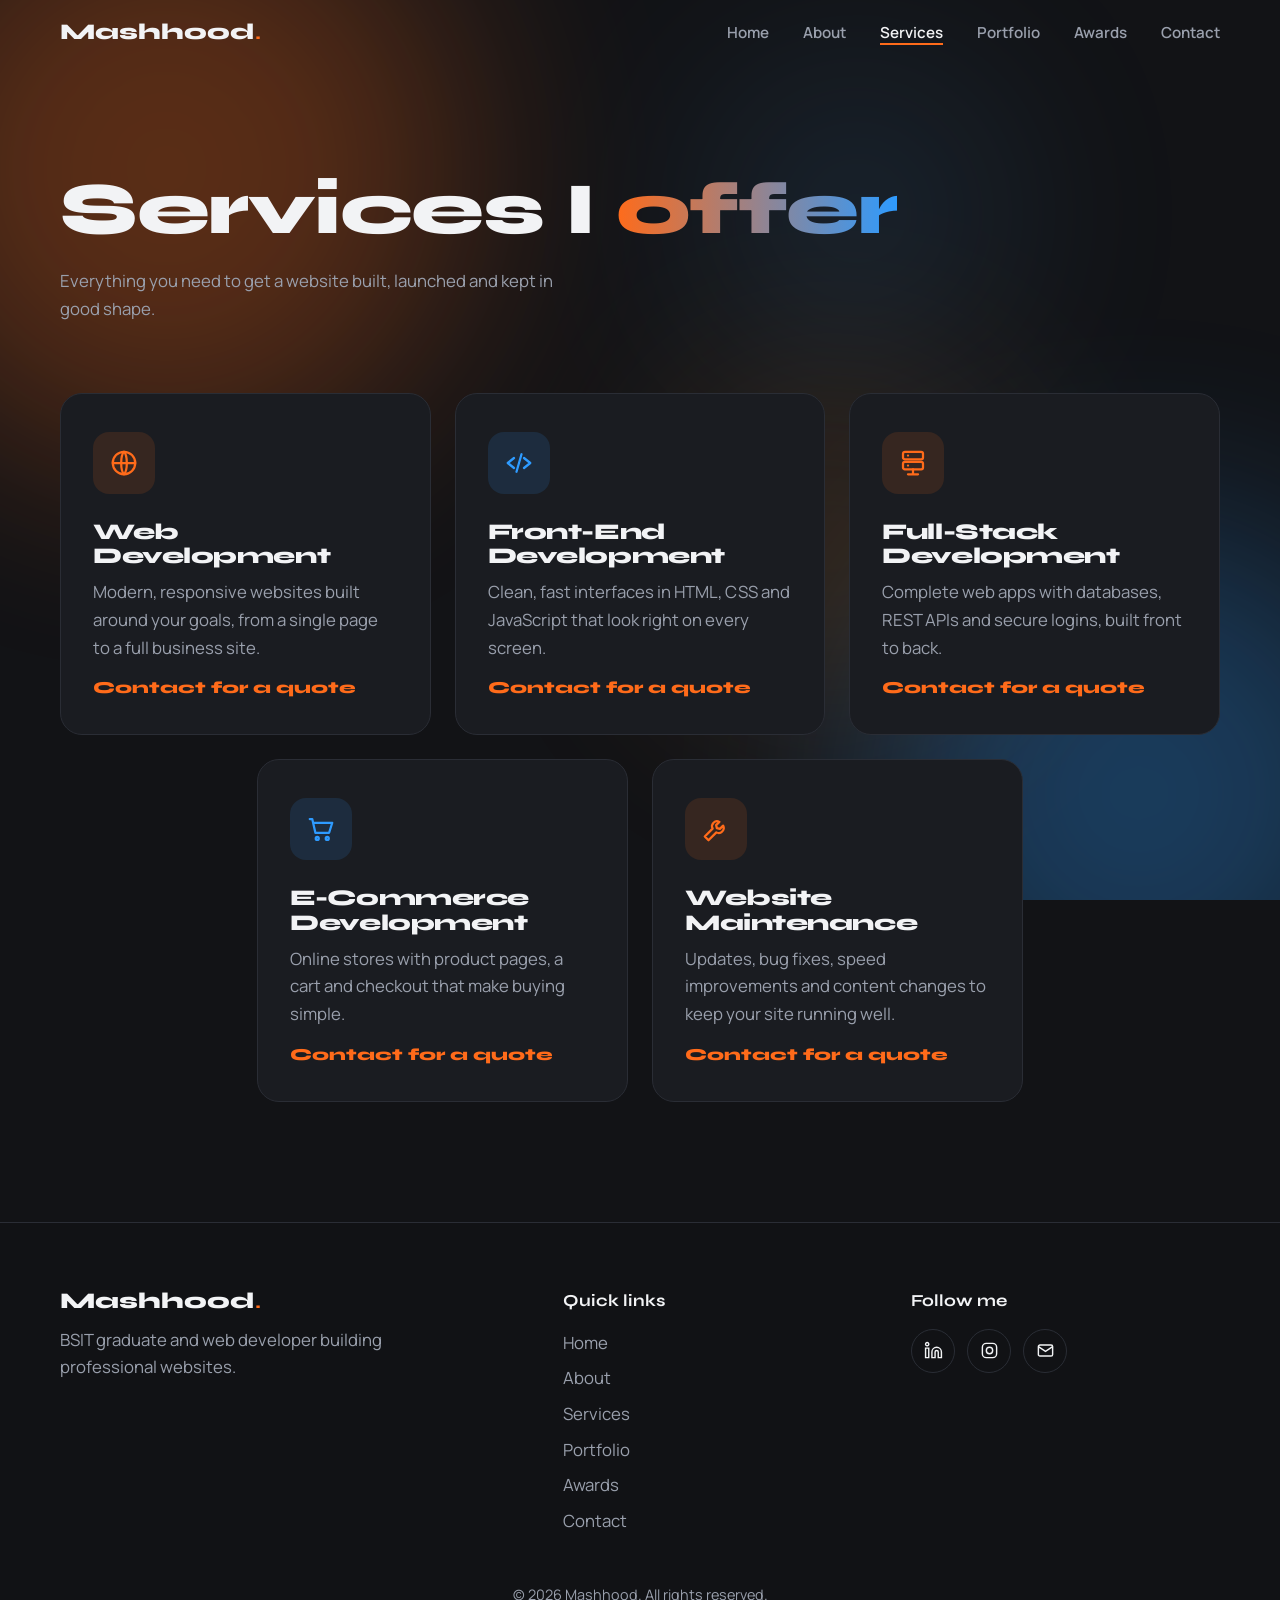
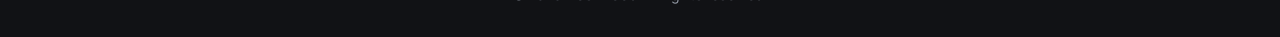
<file: services.html>
<!DOCTYPE html>
<html lang="en"><head><meta charset="utf-8"><meta name="viewport" content="width=device-width,initial-scale=1">
<title>Services | Mashhood</title>
<meta name="description" content="Web, front-end, full-stack and e-commerce development, plus website maintenance, by Mashhood.">
<link rel="preconnect" href="https://fonts.googleapis.com"><link rel="preconnect" href="https://fonts.gstatic.com" crossorigin>
<link href="https://fonts.googleapis.com/css2?family=Manrope:wght@400;600;700&family=Syne:wght@700;800&display=swap" rel="stylesheet">
<link rel="stylesheet" href="css/style.css"><link rel="stylesheet" href="css/services.css"><script src="js/site.js"></script></head>
<body>
<div class="glow" aria-hidden="true"><i></i><i></i><i></i><i></i></div>
<header class="nav"><div class="wrap"><a class="logo" href="index.html">Mashhood<b>.</b></a>
<button class="burger" aria-label="Menu">&#9776;</button>
<ul class="menu"><li><a href="index.html">Home</a></li><li><a href="about.html">About</a></li><li><a class="active" href="services.html">Services</a></li><li><a href="portfolio.html">Portfolio</a></li><li><a href="awards.html">Awards</a></li><li><a href="contact.html">Contact</a></li></ul></div></header>
<main>
<section class="s-hero"><div class="wrap"><h1>Services I <span>offer</span></h1><p>Everything you need to get a website built, launched and kept in good shape.</p></div></section>
<section class="list"><div class="wrap"><div class="s-grid"><article class="s-card reveal" style="--i:0"><div class="ico"><svg viewBox="0 0 24 24"><circle cx="12" cy="12" r="9"/><path d="M3 12h18M12 3c3 3 3 15 0 18M12 3c-3 3-3 15 0 18"/></svg></div><h3>Web Development</h3><p>Modern, responsive websites built around your goals, from a single page to a full business site.</p></article><article class="s-card reveal" style="--i:1"><div class="ico"><svg viewBox="0 0 24 24"><path d="M8 8l-5 4 5 4M16 8l5 4-5 4M14 5l-4 14"/></svg></div><h3>Front-End Development</h3><p>Clean, fast interfaces in HTML, CSS and JavaScript that look right on every screen.</p></article><article class="s-card reveal" style="--i:2"><div class="ico"><svg viewBox="0 0 24 24"><rect x="4" y="3" width="16" height="6" rx="1.5"/><rect x="4" y="11" width="16" height="6" rx="1.5"/><path d="M8 21h8M12 17v4M8 6h.01M8 14h.01"/></svg></div><h3>Full-Stack Development</h3><p>Complete web apps with databases, REST APIs and secure logins, built front to back.</p></article><article class="s-card reveal" style="--i:0"><div class="ico"><svg viewBox="0 0 24 24"><path d="M3 4h2l2.5 11h11L21 7H6"/><circle cx="9" cy="19.5" r="1.2"/><circle cx="17" cy="19.5" r="1.2"/></svg></div><h3>E-Commerce Development</h3><p>Online stores with product pages, a cart and checkout that make buying simple.</p></article><article class="s-card reveal" style="--i:1"><div class="ico"><svg viewBox="0 0 24 24"><path d="M14.7 6.3a4 4 0 0 0-5.4 5.4L3 18l3 3 6.3-6.3a4 4 0 0 0 5.4-5.4l-2.6 2.6-2.4-.6-.6-2.4z"/></svg></div><h3>Website Maintenance</h3><p>Updates, bug fixes, speed improvements and content changes to keep your site running well.</p></article></div></div></section>
</main>
<footer><div class="wrap"><div class="foot">
<div><a class="logo" href="index.html">Mashhood<b>.</b></a><p>BSIT graduate and web developer building professional websites.</p></div>
<div><h4>Quick links</h4><ul><li><a href="index.html">Home</a></li><li><a href="about.html">About</a></li><li><a href="services.html">Services</a></li><li><a href="portfolio.html">Portfolio</a></li><li><a href="awards.html">Awards</a></li><li><a href="contact.html">Contact</a></li></ul></div>
<div><h4>Follow me</h4><div class="social"><a href="https://www.linkedin.com/in/mashhood-nadeem-184001420/?isSelfProfile=true" target="_blank" rel="noopener noreferrer" aria-label="LinkedIn"><svg viewBox="0 0 24 24"><path d="M16 8a6 6 0 0 1 6 6v7h-4v-7a2 2 0 0 0-4 0v7h-4v-7a6 6 0 0 1 6-6zM2 9h4v12H2zM4 2a2 2 0 1 1 0 4 2 2 0 0 1 0-4z"/></svg></a><a href="https://www.instagram.com/mashhood__n/?hl=en" target="_blank" rel="noopener noreferrer" aria-label="Instagram"><svg viewBox="0 0 24 24"><rect x="3" y="3" width="18" height="18" rx="5"/><circle cx="12" cy="12" r="4"/><path d="M17.5 6.5h.01"/></svg></a><a href="mailto:mashhoodnadeem@gmail.com" aria-label="Email"><svg viewBox="0 0 24 24"><rect x="3" y="5" width="18" height="14" rx="2"/><path d="M3 7l9 6 9-6"/></svg></a></div></div></div>
<p class="copy">&copy; 2026 Mashhood. All rights reserved.</p></div></footer>
<script src="js/common.js"></script></body></html>
</file>
<file: css/style.css>
/* Mashhood Portfolio - shared design system (used by every page)
   Colors: charcoal #121316 / #1a1c21, orange var(--or), electric blue var(--bl), text #f2f3f5 / #9aa0ad
   Fonts: Syne (headings, 700-800), Manrope (body)  */
:root{--bg:#121316;--bg2:#1a1c21;--line:#2a2d35;--text:#f2f3f5;--mute:#9aa0ad;--or:#ff6b1a;--or2:#ff9a3c;--bl:#2e9bff;--bl2:#5cb4ff;--bg-rgb:18,19,22;--bg2-rgb:26,28,33;--or-rgb:255,107,26;--bl-rgb:46,155,255;--r:18px;--ease:cubic-bezier(.22,.8,.26,1)}
*{box-sizing:border-box;margin:0;padding:0}
html{scroll-behavior:smooth}
body{background:var(--bg);color:var(--text);font:400 1.05rem/1.65 'Manrope',sans-serif;overflow-x:hidden}
h1,h2,h3{font-family:'Syne',sans-serif;font-weight:800;line-height:1.08;letter-spacing:-.02em}
a{color:inherit;text-decoration:none}
:focus-visible{outline:2px solid var(--bl);outline-offset:3px}
.wrap{width:min(1160px,92%);margin-inline:auto}
section{padding:110px 0;position:relative;z-index:1}
.sec-title{font-size:clamp(2rem,4.2vw,3.1rem);margin-bottom:14px}
.sec-sub{color:var(--mute);max-width:52ch;margin-bottom:54px}

/* drifting blurred glow background */
.glow{position:fixed;inset:0;z-index:0;pointer-events:none;overflow:hidden}
.glow i{position:absolute;border-radius:50%;filter:blur(110px);opacity:.3;animation:drift 26s ease-in-out infinite alternate,pulse 9s ease-in-out infinite}
.glow i:nth-child(1){width:46vmax;height:46vmax;background:var(--or);top:-14%;left:-10%}
.glow i:nth-child(2){width:42vmax;height:42vmax;background:var(--bl);bottom:-18%;right:-10%;animation-duration:32s,11s}
.glow i:nth-child(3){width:26vmax;height:26vmax;background:var(--or2);top:42%;left:52%;opacity:.16;animation-duration:38s,13s}
.glow i:nth-child(4){width:22vmax;height:22vmax;background:var(--bl2);top:8%;right:22%;opacity:.14;animation-duration:30s,10s}
@keyframes drift{to{transform:translate(9vw,7vh) scale(1.12)}}
@keyframes pulse{50%{opacity:.14}}

/* nav */
.nav{position:fixed;top:0;width:100%;z-index:50;padding:18px 0;transition:background .4s,padding .4s}
.nav.scrolled{background:rgba(var(--bg-rgb),.82);backdrop-filter:blur(14px);padding:12px 0}
.nav .wrap{display:flex;align-items:center;justify-content:space-between}
.logo{font:800 1.4rem 'Syne',sans-serif}.logo b{color:var(--or)}
.menu{display:flex;gap:34px;list-style:none}
.menu a{color:var(--mute);font-weight:600;font-size:.95rem;transition:color .3s}
.menu a:hover,.menu a.active{color:var(--text)}
.menu a.active{box-shadow:0 2px 0 var(--or)}
.burger{display:none;background:none;border:0;color:var(--text);font-size:1.7rem;cursor:pointer}

/* buttons */
.btn{display:inline-block;padding:15px 34px;border-radius:999px;font-weight:700;border:0;cursor:pointer;font-family:inherit;font-size:1rem;transition:transform .35s var(--ease),box-shadow .35s}
.btn-primary{background:linear-gradient(135deg,var(--or),var(--or2));color:#16110d;box-shadow:0 10px 34px -10px rgba(var(--or-rgb),.7)}
.btn-primary:hover{transform:translateY(-3px);box-shadow:0 16px 40px -10px rgba(var(--or-rgb),.85)}
.btn-ghost{border:1.5px solid var(--bl);color:var(--text)}
.btn-ghost:hover{background:rgba(var(--bl-rgb),.14);transform:translateY(-3px)}

/* scroll reveal, staggered with --i */
.reveal{opacity:0;transform:translateY(34px);transition:opacity .9s var(--ease),transform .9s var(--ease);transition-delay:calc(var(--i,0)*120ms)}
.reveal.in{opacity:1;transform:none}

/* footer */
footer{position:relative;z-index:1;border-top:1px solid var(--line);padding:64px 0 30px;background:rgba(var(--bg-rgb),.7)}
.foot{display:grid;grid-template-columns:1.5fr 1fr 1fr;gap:40px}
.foot p{color:var(--mute);max-width:34ch;margin-top:10px}
.foot h4{font-family:'Syne',sans-serif;margin-bottom:14px}
.foot ul{list-style:none;display:grid;gap:8px;color:var(--mute)}
.foot ul a:hover{color:var(--or)}
.social{display:flex;gap:12px;margin-top:4px}
.social a{width:44px;height:44px;border-radius:50%;border:1px solid var(--line);display:grid;place-items:center;transition:.35s var(--ease)}
.social a:hover{border-color:var(--or);background:rgba(var(--or-rgb),.12);transform:translateY(-3px)}
.social svg{width:19px;height:19px;fill:none;stroke:currentColor;stroke-width:1.8}
.copy{text-align:center;color:var(--mute);font-size:.9rem;margin-top:48px}

@media(max-width:820px){
 section{padding:80px 0}
 .burger{display:block}
 .menu{position:fixed;inset:0 0 auto 0;top:0;flex-direction:column;background:rgba(var(--bg-rgb),.97);padding:90px 8% 30px;gap:20px;transform:translateY(-105%);transition:transform .5s var(--ease)}
 .menu.open{transform:none}
 .burger{position:relative;z-index:60}
 .foot{grid-template-columns:1fr}
}
@media(prefers-reduced-motion:reduce){*{animation:none!important;transition-duration:.01ms!important}.reveal{opacity:1;transform:none}}
</file>
<file: css/home.css>
/* hero */
.hero{min-height:100vh;display:flex;align-items:center;padding-top:120px}
.hero .wrap{display:grid;grid-template-columns:1.15fr .85fr;gap:60px;align-items:center}
.hello{color:var(--or);font-weight:700;margin-bottom:14px}
.hero h1{font-size:clamp(3rem,7.4vw,5.8rem)}
.hero h1 span{display:block;background:linear-gradient(90deg,var(--or),var(--bl));-webkit-background-clip:text;background-clip:text;color:transparent}
.role{font:700 1.3rem 'Syne',sans-serif;margin:22px 0 10px}
.tag{color:var(--mute);max-width:46ch;margin-bottom:36px}
.hero-btns{display:flex;gap:16px;flex-wrap:wrap}
.photo{position:relative;justify-self:center;width:min(380px,82%)}
.photo::before{content:"";position:absolute;inset:-26px;border-radius:40px;background:linear-gradient(135deg,var(--or),var(--bl));filter:blur(46px);opacity:.42;animation:pulse 7s ease-in-out infinite}
.frame{position:relative;padding:8px;border-radius:32px;background:linear-gradient(135deg,rgba(var(--or-rgb),.9),rgba(var(--bl-rgb),.9));box-shadow:0 0 50px -8px rgba(var(--or-rgb),.45),0 0 70px -10px rgba(var(--bl-rgb),.4)}
.frame img{display:block;width:100%;aspect-ratio:4/5;object-fit:cover;border-radius:25px;background:var(--bg2);animation:wipe 1.7s var(--ease) .25s both}
@keyframes wipe{from{clip-path:inset(0 100% 0 0);opacity:0;transform:scale(1.06)}to{clip-path:inset(0 0 0 0);opacity:1;transform:none}}
.hero-copy>*{animation:rise 1s var(--ease) both}
.hero-copy>*:nth-child(2){animation-delay:.12s}.hero-copy>*:nth-child(3){animation-delay:.24s}.hero-copy>*:nth-child(4){animation-delay:.36s}.hero-copy>*:nth-child(5){animation-delay:.48s}
@keyframes rise{from{opacity:0;transform:translateY(26px)}}

/* stats */
.stats{padding:60px 0}
.stat-grid{display:grid;grid-template-columns:repeat(4,1fr);background:rgba(var(--bg2-rgb),.72);border:1px solid var(--line);border-radius:26px;backdrop-filter:blur(10px)}
.stat{padding:40px 20px;text-align:center}
.stat+.stat{border-left:1px solid var(--line)}
.num{font:800 clamp(2.4rem,5vw,3.8rem)/1 'Syne',sans-serif;color:var(--or)}
.stat:nth-child(even) .num{color:var(--bl)}
.stat p{color:var(--mute);margin-top:10px;font-size:.95rem}

/* services */
.svc-grid{display:grid;grid-template-columns:repeat(4,1fr);gap:22px}
.svc{padding:32px 26px;background:var(--bg2);border:1px solid var(--line);border-radius:var(--r);transition:transform .4s var(--ease),border-color .4s}
.svc:hover{transform:translateY(-8px);border-color:var(--or)}
.ico{width:54px;height:54px;border-radius:14px;display:grid;place-items:center;background:rgba(var(--or-rgb),.12);margin-bottom:20px}
.svc:nth-child(even) .ico{background:rgba(var(--bl-rgb),.13)}
.ico svg{width:26px;height:26px;fill:none;stroke:var(--or);stroke-width:1.8;stroke-linecap:round;stroke-linejoin:round}
.svc:nth-child(even) .ico svg{stroke:var(--bl)}
.svc h3{font-size:1.2rem;margin-bottom:8px}
.svc p{color:var(--mute);font-size:.96rem}

/* featured work */
.work-grid{display:grid;grid-template-columns:repeat(3,1fr);gap:22px}
.proj{position:relative;border-radius:var(--r);overflow:hidden;aspect-ratio:4/3;cursor:pointer;background:var(--bg2)}
.proj .art{position:absolute;inset:0;transition:transform .9s var(--ease)}
.proj:hover .art{transform:scale(1.12)}
.proj .cap{position:absolute;inset:auto 0 0 0;padding:70px 22px 20px;background:linear-gradient(transparent,rgba(10,10,12,.88))}
.proj h3{font-size:1.1rem}.proj span{color:var(--mute);font-size:.88rem}
.work-cta{text-align:center;margin-top:48px}
.art::after{content:"";position:absolute;left:12%;right:12%;top:16%;height:46%;border-radius:10px;background:rgba(255,255,255,.12);border:1px solid rgba(255,255,255,.18)}
.a1{background:linear-gradient(135deg,var(--or),color-mix(in srgb,var(--or) 40%,#000))}.a2{background:linear-gradient(135deg,var(--bl),color-mix(in srgb,var(--bl) 40%,#000))}
.a3{background:linear-gradient(135deg,var(--or2),var(--bl))}.a4{background:linear-gradient(135deg,color-mix(in srgb,var(--bl) 70%,#000),var(--or))}
.a5{background:linear-gradient(135deg,#3a3f4d,var(--or))}.a6{background:linear-gradient(135deg,color-mix(in srgb,var(--bl) 50%,#000),var(--bl2))}

/* tools marquee (endless loop) */
.tools{padding:40px 0;overflow:hidden;border-block:1px solid var(--line);background:rgba(var(--bg2-rgb),.5)}
.tools p{text-align:center;color:var(--mute);margin-bottom:22px;font-size:.95rem}
.track{display:flex;gap:64px;width:max-content;animation:loop 34s linear infinite}
.tools:hover .track{animation-play-state:paused}
.track span{font:800 1.6rem 'Syne',sans-serif;color:#5b606d;white-space:nowrap;transition:color .3s}
.track span:hover{color:var(--or)}
@keyframes loop{to{transform:translateX(-50%)}}

/* testimonials */
.slider{overflow:hidden;border-radius:var(--r)}
.slides{display:flex;transition:transform .8s var(--ease)}
.slide{min-width:100%;padding:6px}
.quote{background:var(--bg2);border:1px solid var(--line);border-radius:24px;padding:46px clamp(24px,5vw,64px)}
.quote q{display:block;font:600 clamp(1.15rem,2.2vw,1.55rem)/1.5 'Manrope',sans-serif;quotes:none;margin-bottom:26px}
.who{display:flex;align-items:center;gap:14px}
.av{width:48px;height:48px;border-radius:50%;background:linear-gradient(135deg,var(--or),var(--bl));display:grid;place-items:center;font-weight:800;color:#111}
.who small{display:block;color:var(--mute)}
.stars{color:var(--or);margin-left:auto;letter-spacing:2px}
.ctrl{display:flex;align-items:center;justify-content:center;gap:18px;margin-top:26px}
.ctrl button{width:46px;height:46px;border-radius:50%;background:none;border:1px solid var(--line);color:var(--text);font-size:1.1rem;cursor:pointer;transition:.3s}
.ctrl button:hover{border-color:var(--bl);background:rgba(var(--bl-rgb),.12)}
.dots{display:flex;gap:9px}
.dots button{width:10px;height:10px;padding:0;border-radius:50%;border:0;background:var(--line)}
.dots button.on{background:var(--or);width:28px;border-radius:8px}

/* closing CTA */
.cta{text-align:center}
.cta-box{padding:84px 6%;border-radius:32px;border:1px solid var(--line);background:radial-gradient(circle at 20% 0,rgba(var(--or-rgb),.2),transparent 55%),radial-gradient(circle at 85% 100%,rgba(var(--bl-rgb),.22),transparent 55%),rgba(var(--bg2-rgb),.8)}
.cta h2{font-size:clamp(2.1rem,5vw,3.6rem);margin-bottom:16px}
.cta p{color:var(--mute);max-width:46ch;margin:0 auto 34px}

@media(max-width:980px){.svc-grid{grid-template-columns:repeat(2,1fr)}.work-grid{grid-template-columns:repeat(2,1fr)}.stat-grid{grid-template-columns:repeat(2,1fr)}.stat:nth-child(3){border-left:0}.stat:nth-child(n+3){border-top:1px solid var(--line)}}
@media(max-width:820px){.hero .wrap{grid-template-columns:1fr;text-align:center}.hero-btns{justify-content:center}.tag{margin-inline:auto}.photo{order:-1;width:min(270px,70%)}}
@media(max-width:560px){.svc-grid,.work-grid{grid-template-columns:1fr}.stars{display:none}}
.art.has::after{display:none}
</file>
<file: css/about.css>
@keyframes rise{from{opacity:0;transform:translateY(26px)}}
.a-hero{padding:170px 0 40px}
.a-hero .wrap{display:grid;grid-template-columns:1.2fr .8fr;gap:64px;align-items:center}
.a-hero h1{font-size:clamp(2.6rem,6vw,4.6rem)}
.a-hero h1 span{background:linear-gradient(90deg,var(--or),var(--bl));-webkit-background-clip:text;background-clip:text;color:transparent}
.lead{font:600 clamp(1.15rem,2vw,1.4rem)/1.55 'Manrope',sans-serif;margin-top:24px;max-width:38ch}
.a-hero .copy-in>*{animation:rise 1s var(--ease) both}.a-hero .copy-in>*:nth-child(2){animation-delay:.15s}
.photo{position:relative;justify-self:center;width:min(340px,80%)}
.photo::before{content:"";position:absolute;inset:-24px;border-radius:40px;background:linear-gradient(135deg,var(--or),var(--bl));filter:blur(46px);opacity:.4;animation:pulse 7s ease-in-out infinite}
.frame{position:relative;padding:8px;border-radius:32px;background:linear-gradient(135deg,rgba(var(--or-rgb),.9),rgba(var(--bl-rgb),.9));box-shadow:0 0 50px -8px rgba(var(--or-rgb),.45),0 0 70px -10px rgba(var(--bl-rgb),.4)}
.frame img{display:block;width:100%;aspect-ratio:4/5;object-fit:cover;border-radius:25px;background:var(--bg2);animation:wipe 1.7s var(--ease) .25s both}
@keyframes wipe{from{clip-path:inset(0 100% 0 0);opacity:0;transform:scale(1.06)}to{clip-path:inset(0 0 0 0);opacity:1;transform:none}}

/* narrative */
.story{padding:70px 0}
.story .wrap{display:grid;gap:26px;max-width:860px}
.chap{display:grid;grid-template-columns:200px 1fr;gap:34px;padding:34px 0;border-top:1px solid var(--line)}
.chap h2{font-size:1.45rem}
.chap p{color:#c9ccd4;max-width:62ch}
.chips{display:flex;flex-wrap:wrap;gap:10px;margin-top:20px}
.chips span{padding:8px 16px;border-radius:999px;border:1px solid var(--line);background:rgba(var(--bg2-rgb),.8);font-weight:700;font-size:.9rem;transition:.35s var(--ease)}
.chips span:hover{border-color:var(--or);transform:translateY(-3px)}
.chips span:nth-child(even):hover{border-color:var(--bl)}

/* timeline (static spine, milestones fade in one by one) */
.tl{position:relative;display:grid;gap:34px;margin-top:20px}
.tl::before{content:"";position:absolute;left:50%;top:0;bottom:0;width:2px;background:linear-gradient(var(--or),var(--bl));opacity:.35;transform:translateX(-50%)}
.ms{position:relative;width:calc(50% - 44px)}
.ms:nth-child(even){margin-left:auto}
.ms .box{padding:26px 28px;background:var(--bg2);border:1px solid var(--line);border-radius:var(--r);transition:transform .4s var(--ease),border-color .4s,box-shadow .4s}
.ms:hover .box{transform:translateY(-6px);border-color:var(--or);box-shadow:0 18px 44px -20px rgba(var(--or-rgb),.5)}
.ms h3{font-size:1.2rem;margin-bottom:6px}
.ms p{color:var(--mute);font-size:.96rem}
.dot{position:absolute;top:30px;right:-52px;width:18px;height:18px;border-radius:50%;background:var(--or);box-shadow:0 0 0 6px rgba(var(--or-rgb),.18),0 0 26px rgba(var(--or-rgb),.7);animation:pulse 5s ease-in-out infinite}
.ms:nth-child(even) .dot{right:auto;left:-52px;background:var(--bl);box-shadow:0 0 0 6px rgba(var(--bl-rgb),.18),0 0 26px rgba(var(--bl-rgb),.7)}

/* skill meters */
.skills{display:grid;grid-template-columns:repeat(2,1fr);gap:22px 40px}
.sk{padding:24px 26px;background:var(--bg2);border:1px solid var(--line);border-radius:var(--r)}
.sk-top{display:flex;justify-content:space-between;font-weight:700;margin-bottom:14px}
.sk-top b{font-family:'Syne',sans-serif;color:var(--or)}
.bar{height:10px;border-radius:999px;background:var(--line);overflow:hidden}
.fill{height:100%;width:0;border-radius:999px;background:linear-gradient(90deg,var(--or),var(--bl));box-shadow:0 0 18px rgba(var(--or-rgb),.5);transition:width 1.8s var(--ease)}
.note{color:var(--mute);font-size:.9rem;margin-top:26px}

.tail{padding-bottom:120px}
@media(max-width:860px){
 .a-hero .wrap{grid-template-columns:1fr;text-align:center}.lead{margin-inline:auto}.photo{order:-1;width:min(260px,70%)}.a-hero{padding-top:130px}
 .chap{grid-template-columns:1fr;gap:10px}
 .tl::before{left:11px}.ms,.ms:nth-child(even){width:calc(100% - 44px);margin-left:44px}
 .dot,.ms:nth-child(even) .dot{left:-42px;right:auto}
 .skills{grid-template-columns:1fr}
}
</file>
<file: css/awards.css>
@keyframes rise{from{opacity:0;transform:translateY(26px)}}
.w-hero{padding:170px 0 30px}
.w-hero h1{font-size:clamp(2.6rem,6vw,4.6rem)}
.w-hero h1 span{background:linear-gradient(90deg,var(--or),var(--bl));-webkit-background-clip:text;background-clip:text;color:transparent}
.w-hero p{color:var(--mute);max-width:52ch;margin-top:18px}
.w-hero .wrap>*{animation:rise 1s var(--ease) both}.w-hero p{animation-delay:.15s!important}
.awards{padding:50px 0 130px}
.awards .wrap{display:grid;gap:70px}
.ach{display:grid;grid-template-columns:.8fr 1.2fr;gap:56px;align-items:center;padding:56px clamp(24px,5vw,64px);background:rgba(var(--bg2-rgb),.78);border:1px solid var(--line);border-radius:30px;backdrop-filter:blur(10px);transition:border-color .5s,box-shadow .5s}
.ach:hover{border-color:rgba(var(--or-rgb),.5);box-shadow:0 26px 60px -28px rgba(var(--or-rgb),.45)}
.ach:nth-child(even){grid-template-columns:1.2fr .8fr}
.ach:nth-child(even) .medal{order:2}
.ach:nth-child(even):hover{border-color:rgba(var(--bl-rgb),.5);box-shadow:0 26px 60px -28px rgba(var(--bl-rgb),.5)}
.medal{position:relative;justify-self:center;width:min(250px,70%);aspect-ratio:1;display:grid;place-items:center}
.medal::before{content:"";position:absolute;inset:-14%;border-radius:50%;background:radial-gradient(circle,var(--or),transparent 68%);filter:blur(44px);opacity:.5;animation:pulse 7s ease-in-out infinite}
.ach:nth-child(even) .medal::before{background:radial-gradient(circle,var(--bl),transparent 68%)}
.ring{position:relative;width:100%;height:100%;border-radius:50%;padding:7px;background:linear-gradient(135deg,var(--or),var(--bl));box-shadow:0 0 50px -8px rgba(var(--or-rgb),.5)}
.ring div{width:100%;height:100%;border-radius:50%;background:var(--bg2);display:grid;place-items:center}
.ring svg{width:46%;height:46%;fill:none;stroke:var(--or);stroke-width:1.5;stroke-linecap:round;stroke-linejoin:round}
.ach:nth-child(even) .ring svg{stroke:var(--bl)}
.ach h2{font-size:clamp(1.8rem,3.4vw,2.6rem);margin-bottom:14px}
.ach p{color:#c9ccd4;max-width:48ch}
.tag{display:inline-block;margin-bottom:16px;padding:7px 16px;border-radius:999px;background:rgba(var(--bl-rgb),.13);color:var(--bl);font-weight:700;font-size:.9rem}
.ach:nth-child(even) .tag{background:rgba(var(--or-rgb),.13);color:var(--or)}
@media(max-width:820px){.ach,.ach:nth-child(even){grid-template-columns:1fr;gap:34px;text-align:center;padding:44px 24px}.ach:nth-child(even) .medal{order:0}.ach p{margin-inline:auto}.w-hero{padding-top:130px}}
.ring img{width:100%;height:100%;object-fit:cover;border-radius:50%;display:block}
</file>
<file: css/contact.css>
@keyframes rise{from{opacity:0;transform:translateY(26px)}}
.c-hero{padding:170px 0 30px}
.c-hero h1{font-size:clamp(2.6rem,6vw,4.6rem)}
.c-hero h1 span{background:linear-gradient(90deg,var(--or),var(--bl));-webkit-background-clip:text;background-clip:text;color:transparent}
.c-hero p{color:var(--mute);max-width:52ch;margin-top:18px}
.c-hero .wrap>*{animation:rise 1s var(--ease) both}.c-hero p{animation-delay:.15s!important}
.contact{padding:40px 0 120px}
.contact .wrap{display:grid;grid-template-columns:.8fr 1.2fr;gap:36px;align-items:start}
.info{display:grid;gap:18px}
.ic{display:flex;gap:18px;align-items:center;padding:24px;background:var(--bg2);border:1px solid var(--line);border-radius:var(--r);transition:transform .4s var(--ease),border-color .4s,box-shadow .4s}
a.ic:hover,.ic.hov:hover{transform:translateY(-5px);border-color:var(--or);box-shadow:0 18px 44px -22px rgba(var(--or-rgb),.5)}
.ic .ico{flex:none;width:52px;height:52px;border-radius:14px;display:grid;place-items:center;background:rgba(var(--or-rgb),.12)}
.ic:nth-child(even) .ico{background:rgba(var(--bl-rgb),.13)}
.ic svg{width:24px;height:24px;fill:none;stroke:var(--or);stroke-width:1.8;stroke-linecap:round;stroke-linejoin:round}
.ic:nth-child(even) svg{stroke:var(--bl)}
.ic small{display:block;color:var(--mute)}
.ic strong{word-break:break-all}
.ic.soc{flex-direction:column;align-items:flex-start}
.ic.soc p{font-weight:700}
.ic .social a svg{stroke:currentColor}

/* form */
.form{padding:clamp(26px,4vw,44px);background:rgba(var(--bg2-rgb),.8);border:1px solid var(--line);border-radius:26px;backdrop-filter:blur(10px)}
.form .invite{font:700 clamp(1.15rem,2vw,1.4rem)/1.45 'Syne',sans-serif;margin-bottom:28px;max-width:34ch}
.row{display:grid;grid-template-columns:1fr 1fr;gap:20px}
.field{margin-bottom:20px;transition:transform .35s var(--ease)}
.field label{display:block;font-weight:700;font-size:.92rem;margin-bottom:8px;color:var(--mute);transition:color .3s}
.field input,.field select,.field textarea{width:100%;padding:15px 18px;border-radius:14px;border:1.5px solid var(--line);background:var(--bg);color:var(--text);font:inherit;outline:0;transition:border-color .35s,box-shadow .45s var(--ease),background .35s}
.field textarea{min-height:140px;resize:vertical}
.field select{appearance:none;background-image:linear-gradient(45deg,transparent 50%,var(--mute) 50%),linear-gradient(135deg,var(--mute) 50%,transparent 50%);background-position:calc(100% - 22px) 52%,calc(100% - 16px) 52%;background-size:6px 6px;background-repeat:no-repeat;padding-right:44px}
.field input::placeholder,.field textarea::placeholder{color:#5b606d}
.field:focus-within{transform:translateY(-2px)}
.field:focus-within label{color:var(--or)}
.field input:focus,.field select:focus,.field textarea:focus{border-color:var(--or);background:var(--bg2);box-shadow:0 0 0 4px rgba(var(--or-rgb),.14),0 0 34px -6px rgba(var(--bl-rgb),.45)}
.field input:user-invalid,.field textarea:user-invalid{border-color:#e5484d}
.send{width:100%;margin-top:6px;padding:18px;font-size:1.05rem}
.ok{display:none;margin-top:18px;padding:16px 20px;border-radius:14px;background:rgba(var(--bl-rgb),.12);border:1px solid var(--bl)}
.ok.show{display:block;animation:rise .6s var(--ease)}
.fine{color:var(--mute);font-size:.88rem;margin-top:14px}
@media(max-width:900px){.contact .wrap{grid-template-columns:1fr}.c-hero{padding-top:130px}}
@media(max-width:560px){.row{grid-template-columns:1fr;gap:0}}
</file>
<file: css/portfolio.css>
.p-hero{padding:170px 0 30px}
.p-hero h1{font-size:clamp(2.6rem,6vw,4.6rem)}
.p-hero h1 span{background:linear-gradient(90deg,var(--or),var(--bl));-webkit-background-clip:text;background-clip:text;color:transparent}
.p-hero p{color:var(--mute);max-width:52ch;margin-top:18px}
.p-hero>.wrap>*{animation:rise 1s var(--ease) both}.p-hero p{animation-delay:.15s!important}
@keyframes rise{from{opacity:0;transform:translateY(26px)}}
.work{padding:30px 0 120px}

/* filter tabs with a soft sliding highlight */
.tabs{position:relative;display:inline-flex;flex-wrap:wrap;gap:4px;padding:6px;margin-bottom:46px;border-radius:999px;background:rgba(var(--bg2-rgb),.8);border:1px solid var(--line);backdrop-filter:blur(10px)}
.pill{position:absolute;top:6px;bottom:6px;left:0;border-radius:999px;background:linear-gradient(135deg,var(--or),var(--or2));box-shadow:0 8px 28px -8px rgba(var(--or-rgb),.7);transition:transform .55s var(--ease),width .55s var(--ease)}
.tab{position:relative;z-index:1;background:none;border:0;color:var(--mute);font:700 .95rem 'Manrope',sans-serif;padding:12px 24px;border-radius:999px;cursor:pointer;transition:color .3s}
.tab:hover{color:var(--text)}
.tab[aria-selected=true]{color:#16110d}

/* grid + cards */
.grid{display:grid;grid-template-columns:repeat(3,1fr);gap:24px}
.card{position:relative;display:block;width:100%;text-align:left;padding:0;border:1px solid var(--line);border-radius:var(--r);background:var(--bg2);color:inherit;font:inherit;cursor:pointer;overflow:hidden;
 opacity:0;transform:translateY(34px);transition:opacity .8s var(--ease),transform .8s var(--ease),box-shadow .5s,border-color .5s;transition-delay:calc(var(--i,0)*90ms)}
.card.in{opacity:1;transform:none}
.card.in:hover{transform:translateY(-8px);border-color:rgba(var(--or-rgb),.7);box-shadow:0 22px 50px -18px rgba(var(--or-rgb),.45),0 0 60px -20px rgba(var(--bl-rgb),.5);transition-delay:0s}
.card.out{opacity:0;transform:scale(.96);transition-delay:0s;transition-duration:.3s}
.thumb{position:relative;aspect-ratio:16/10;overflow:hidden}
.art{position:absolute;inset:0;transition:transform .9s var(--ease)}
.card:hover .art{transform:scale(1.1)}
.art::after{content:"";position:absolute;left:50%;top:50%;width:58px;height:58px;margin:-29px;border-radius:50%;background:rgba(255,255,255,.16);backdrop-filter:blur(6px);border:1px solid rgba(255,255,255,.3)}
.art::before{content:"";position:absolute;left:50%;top:50%;z-index:1;margin:-9px 0 0 -5px;border-left:16px solid #fff;border-block:10px solid transparent}
.art.reel{background-size:cover}
.art.reel i{position:absolute;left:50%;top:10%;bottom:10%;width:30%;transform:translateX(-50%);border-radius:14px;background:rgba(255,255,255,.12);border:1px solid rgba(255,255,255,.22)}
.art.grade::before,.art.grade::after{display:none}
.art.grade i{position:absolute;top:0;bottom:0;width:50%}
.art.grade i:first-child{left:0;background:rgba(40,44,52,.75)}.art.grade i:last-child{right:0;background:linear-gradient(135deg,rgba(var(--or-rgb),.55),rgba(var(--bl-rgb),.45))}
.g1{background:linear-gradient(135deg,var(--or),color-mix(in srgb,var(--or) 40%,#000))}.g2{background:linear-gradient(135deg,var(--bl),color-mix(in srgb,var(--bl) 40%,#000))}.g3{background:linear-gradient(135deg,var(--or2),var(--bl))}.g4{background:linear-gradient(135deg,color-mix(in srgb,var(--bl) 70%,#000),var(--or))}
.info{padding:20px 22px 24px}
.info small{color:var(--bl);font-weight:700}
.info h3{font-size:1.15rem;margin:4px 0 6px}
.info p{color:var(--mute);font-size:.94rem}

/* lightbox */
.lb{position:fixed;inset:0;z-index:100;display:grid;place-items:center;padding:20px;background:rgba(10,10,12,.72);backdrop-filter:blur(14px);opacity:0;visibility:hidden;transition:opacity .4s,visibility .4s}
.lb.open{opacity:1;visibility:visible}
.lb-box{position:relative;width:min(900px,100%);max-height:92vh;overflow:auto;border-radius:26px;background:var(--bg2);border:1px solid var(--line);box-shadow:0 0 90px -20px rgba(var(--or-rgb),.4);transform:translateY(24px) scale(.97);transition:transform .5s var(--ease)}
.lb.open .lb-box{transform:none}
.lb-box .thumb{aspect-ratio:16/9}
.lb-text{padding:26px 32px 34px}
.lb-text small{color:var(--bl);font-weight:700}
.lb-text h2{font-size:1.8rem;margin:6px 0 10px}
.lb-text p{color:var(--mute);max-width:62ch}
.lb-close{position:absolute;top:14px;right:14px;z-index:5;width:44px;height:44px;border-radius:50%;border:1px solid rgba(255,255,255,.25);background:rgba(var(--bg-rgb),.7);color:#fff;font-size:1.3rem;cursor:pointer;transition:.3s}
.lb-close:hover{background:var(--or);color:#16110d}
.lb-nav{display:flex;gap:12px;margin-top:22px}
.lb-nav button{padding:10px 22px;border-radius:999px;border:1px solid var(--line);background:none;color:var(--text);font:700 .9rem 'Manrope',sans-serif;cursor:pointer;transition:.3s}
.lb-nav button:hover{border-color:var(--bl);background:rgba(var(--bl-rgb),.12)}

@media(max-width:980px){.grid{grid-template-columns:repeat(2,1fr)}}
@media(max-width:600px){.grid{grid-template-columns:1fr}.tabs{border-radius:24px;width:100%}.tab{flex:1 1 100%;text-align:center}.pill{display:none}.tab[aria-selected=true]{background:linear-gradient(135deg,var(--or),var(--or2))}.p-hero{padding-top:130px}}
.art::before,.art::after{display:none}
.empty{grid-column:1/-1;color:var(--mute);padding:40px 0}
</file>
<file: css/services.css>
@keyframes rise{from{opacity:0;transform:translateY(26px)}}
.s-hero{padding:170px 0 30px}
.s-hero h1{font-size:clamp(2.6rem,6vw,4.6rem)}
.s-hero h1 span{background:linear-gradient(90deg,var(--or),var(--bl));-webkit-background-clip:text;background-clip:text;color:transparent}
.s-hero p{color:var(--mute);max-width:52ch;margin-top:18px}
.s-hero .wrap>*{animation:rise 1s var(--ease) both}.s-hero p{animation-delay:.15s!important}
.list{padding:40px 0 120px}
.s-grid{display:grid;grid-template-columns:repeat(6,1fr);gap:24px}
.s-card{grid-column:span 2;position:relative;padding:38px 32px 36px;background:var(--bg2);border:1px solid var(--line);border-radius:22px;overflow:hidden;
 transition:opacity .9s var(--ease),transform .9s var(--ease),border-color .5s,box-shadow .5s;transition-delay:calc(var(--i,0)*140ms)}
.s-card:nth-child(4){grid-column:2/4}.s-card:nth-child(5){grid-column:4/6}
.s-card::before{content:"";position:absolute;width:220px;height:220px;right:-80px;top:-90px;border-radius:50%;background:var(--or);filter:blur(70px);opacity:0;transition:opacity .6s}
.s-card:nth-child(even)::before{background:var(--bl)}
.s-card.in:hover{transform:translateY(-10px);border-color:rgba(var(--or-rgb),.65);box-shadow:0 26px 56px -22px rgba(var(--or-rgb),.45);transition-delay:0s}
.s-card:nth-child(even).in:hover{border-color:rgba(var(--bl-rgb),.65);box-shadow:0 26px 56px -22px rgba(var(--bl-rgb),.5)}
.s-card:hover::before{opacity:.28}
.ico{position:relative;width:62px;height:62px;border-radius:16px;display:grid;place-items:center;background:rgba(var(--or-rgb),.12);margin-bottom:26px;transition:transform .5s var(--ease)}
.s-card:nth-child(even) .ico{background:rgba(var(--bl-rgb),.13)}
.s-card:hover .ico{transform:scale(1.08) rotate(-4deg)}
.ico svg{width:30px;height:30px;fill:none;stroke:var(--or);stroke-width:1.8;stroke-linecap:round;stroke-linejoin:round}
.s-card:nth-child(even) .ico svg{stroke:var(--bl)}
.s-card h3{position:relative;font-size:1.4rem;margin-bottom:10px}
.s-card p{position:relative;color:var(--mute)}
@media(max-width:980px){.s-grid{grid-template-columns:repeat(2,1fr)}.s-card,.s-card:nth-child(4),.s-card:nth-child(5){grid-column:auto}.s-card:nth-child(5){grid-column:1/-1}}
@media(max-width:600px){.s-grid{grid-template-columns:1fr}.s-card:nth-child(5){grid-column:auto}.s-hero{padding-top:130px}}
.s-card .price{margin-top:16px;font:800 1.05rem 'Syne',sans-serif;color:var(--or)}
</file>
